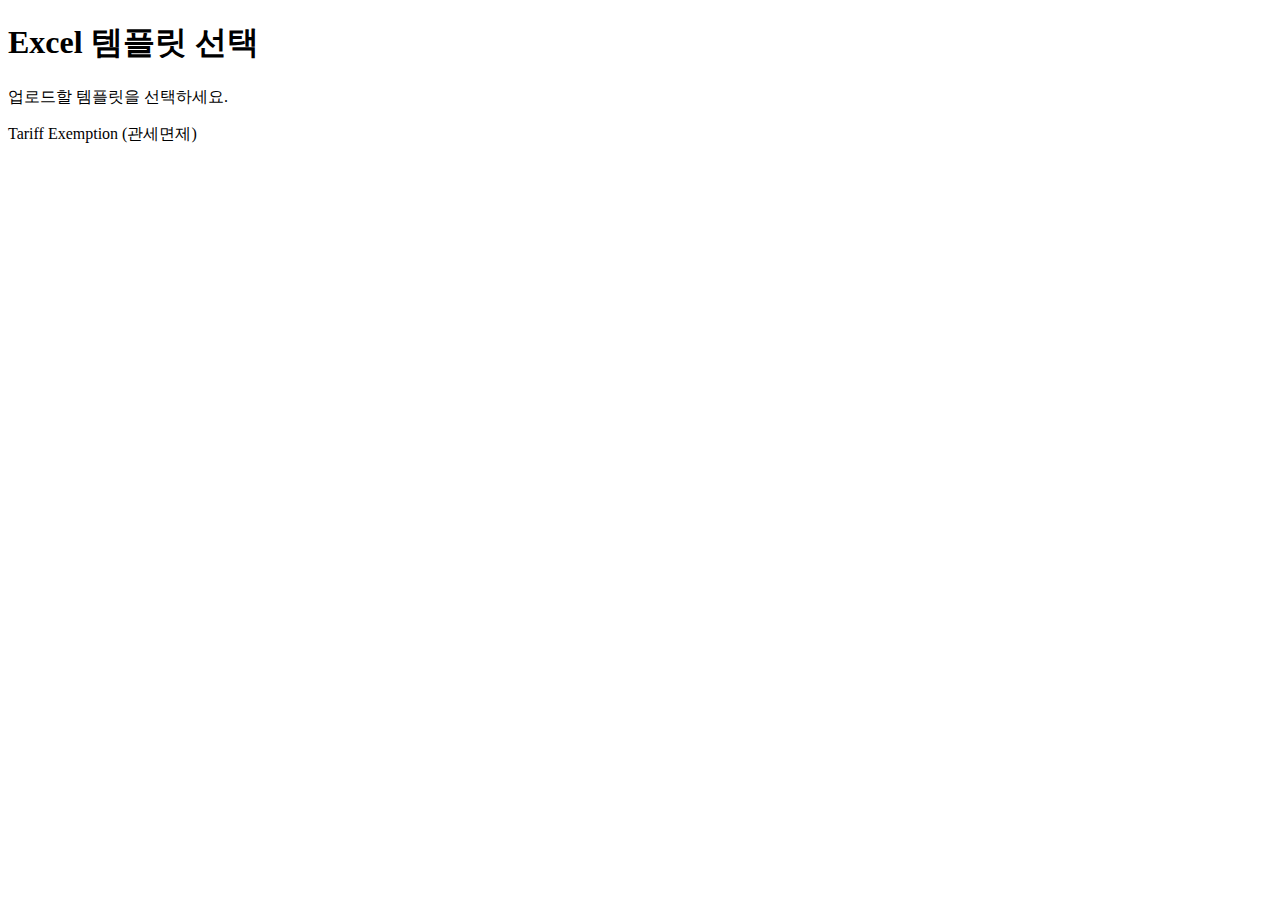
<file: src/main/resources/templates/index.html>
<!DOCTYPE html>
<html xmlns:th="http://www.thymeleaf.org">
<head>
    <meta charset="UTF-8">
    <meta name="viewport" content="width=device-width, initial-scale=1.0">
    <title>Excel Upload Templates</title>
    <link rel="stylesheet" th:href="@{/style.css}">
</head>
<body>
<div class="container">
    <h1>Excel 템플릿 선택</h1>
    <p>업로드할 템플릿을 선택하세요.</p>
    <a class="template-link" th:href="@{/upload/tariff-exemption}">Tariff Exemption (관세면제)</a>
</div>
</body>
</html>
</file>
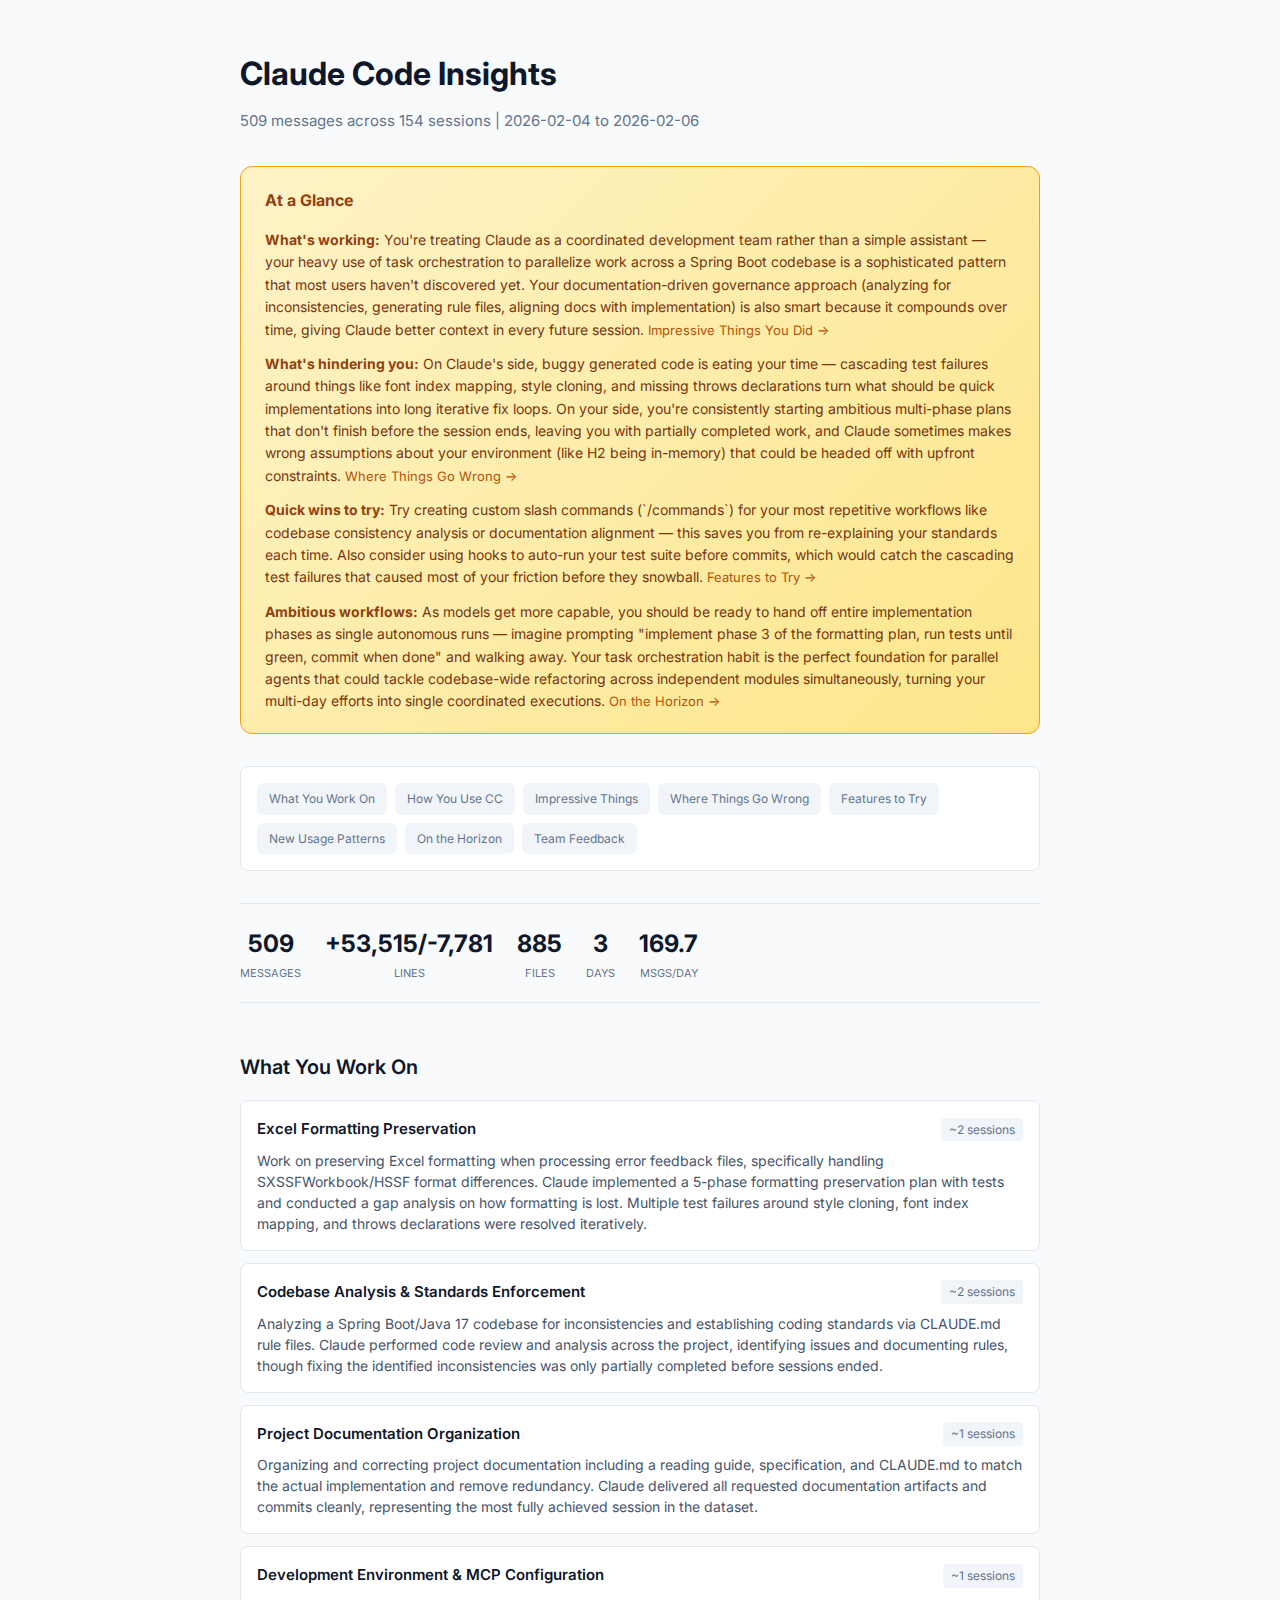
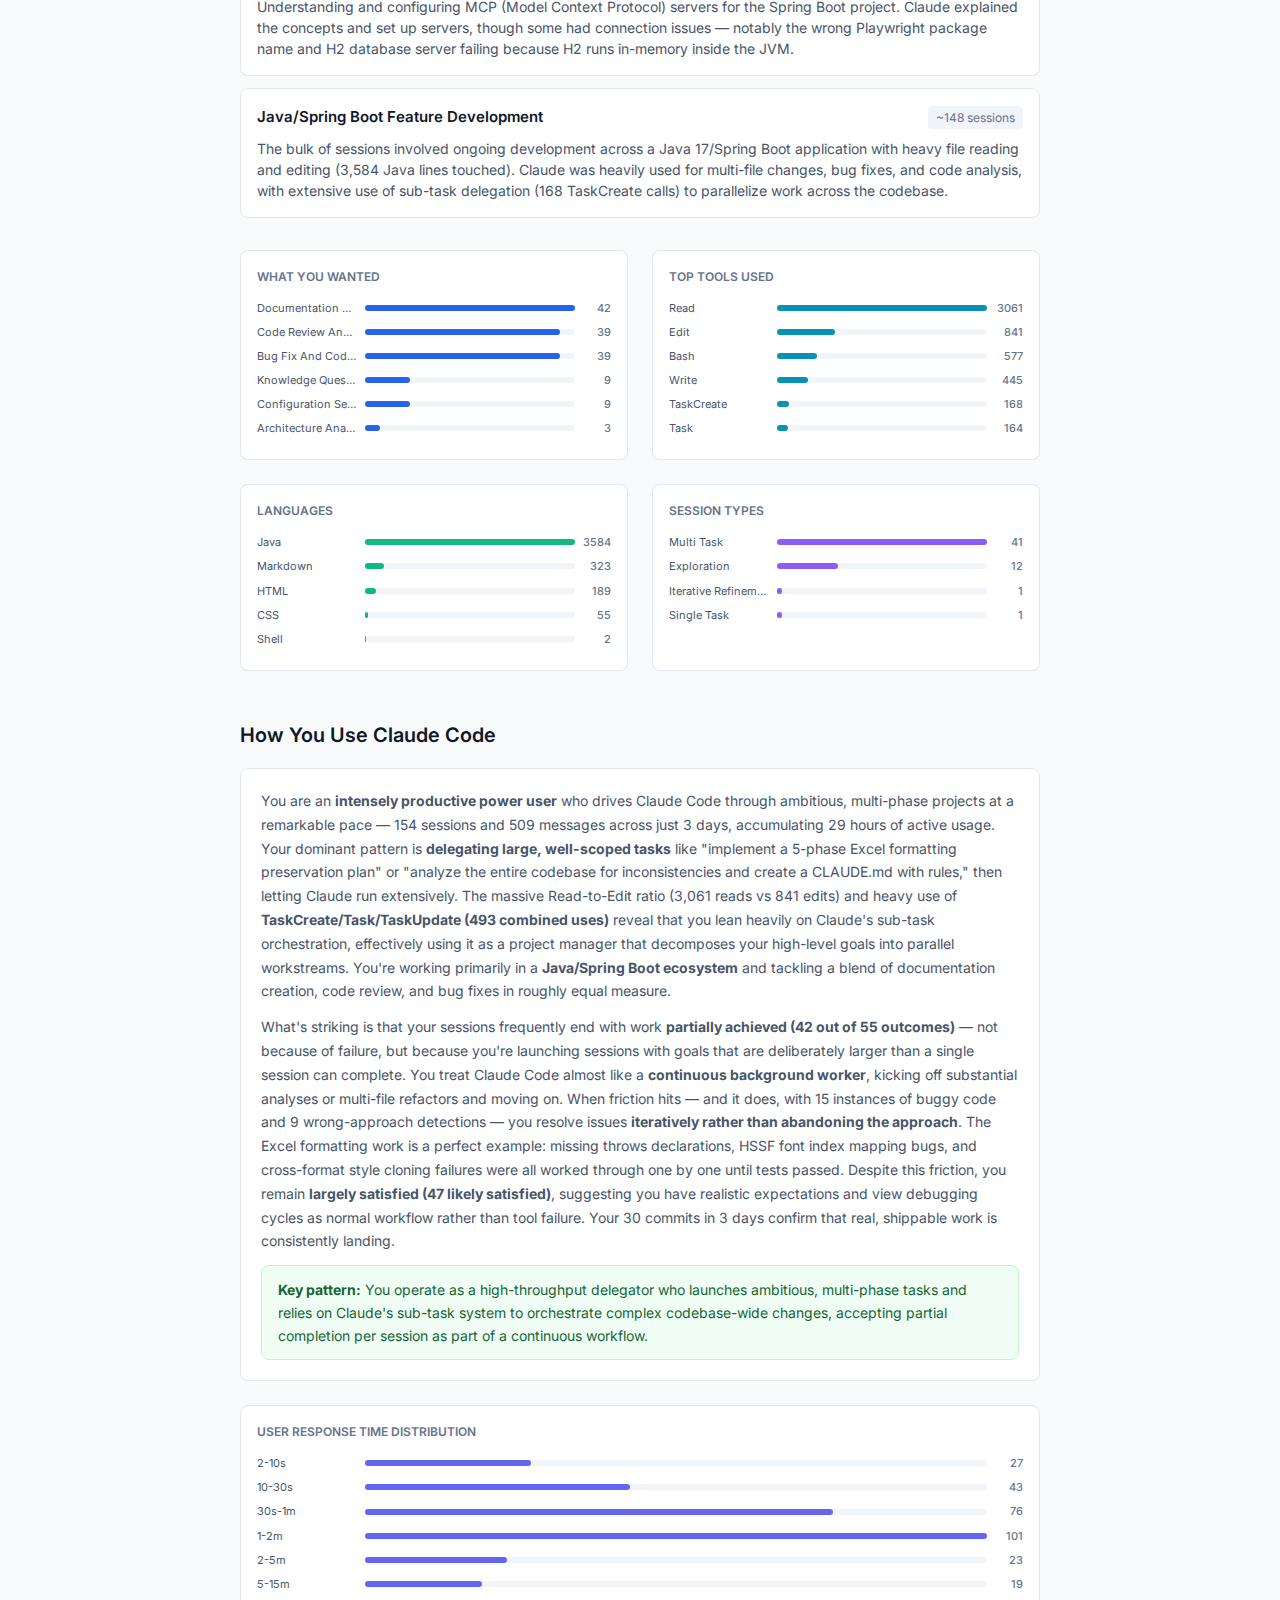
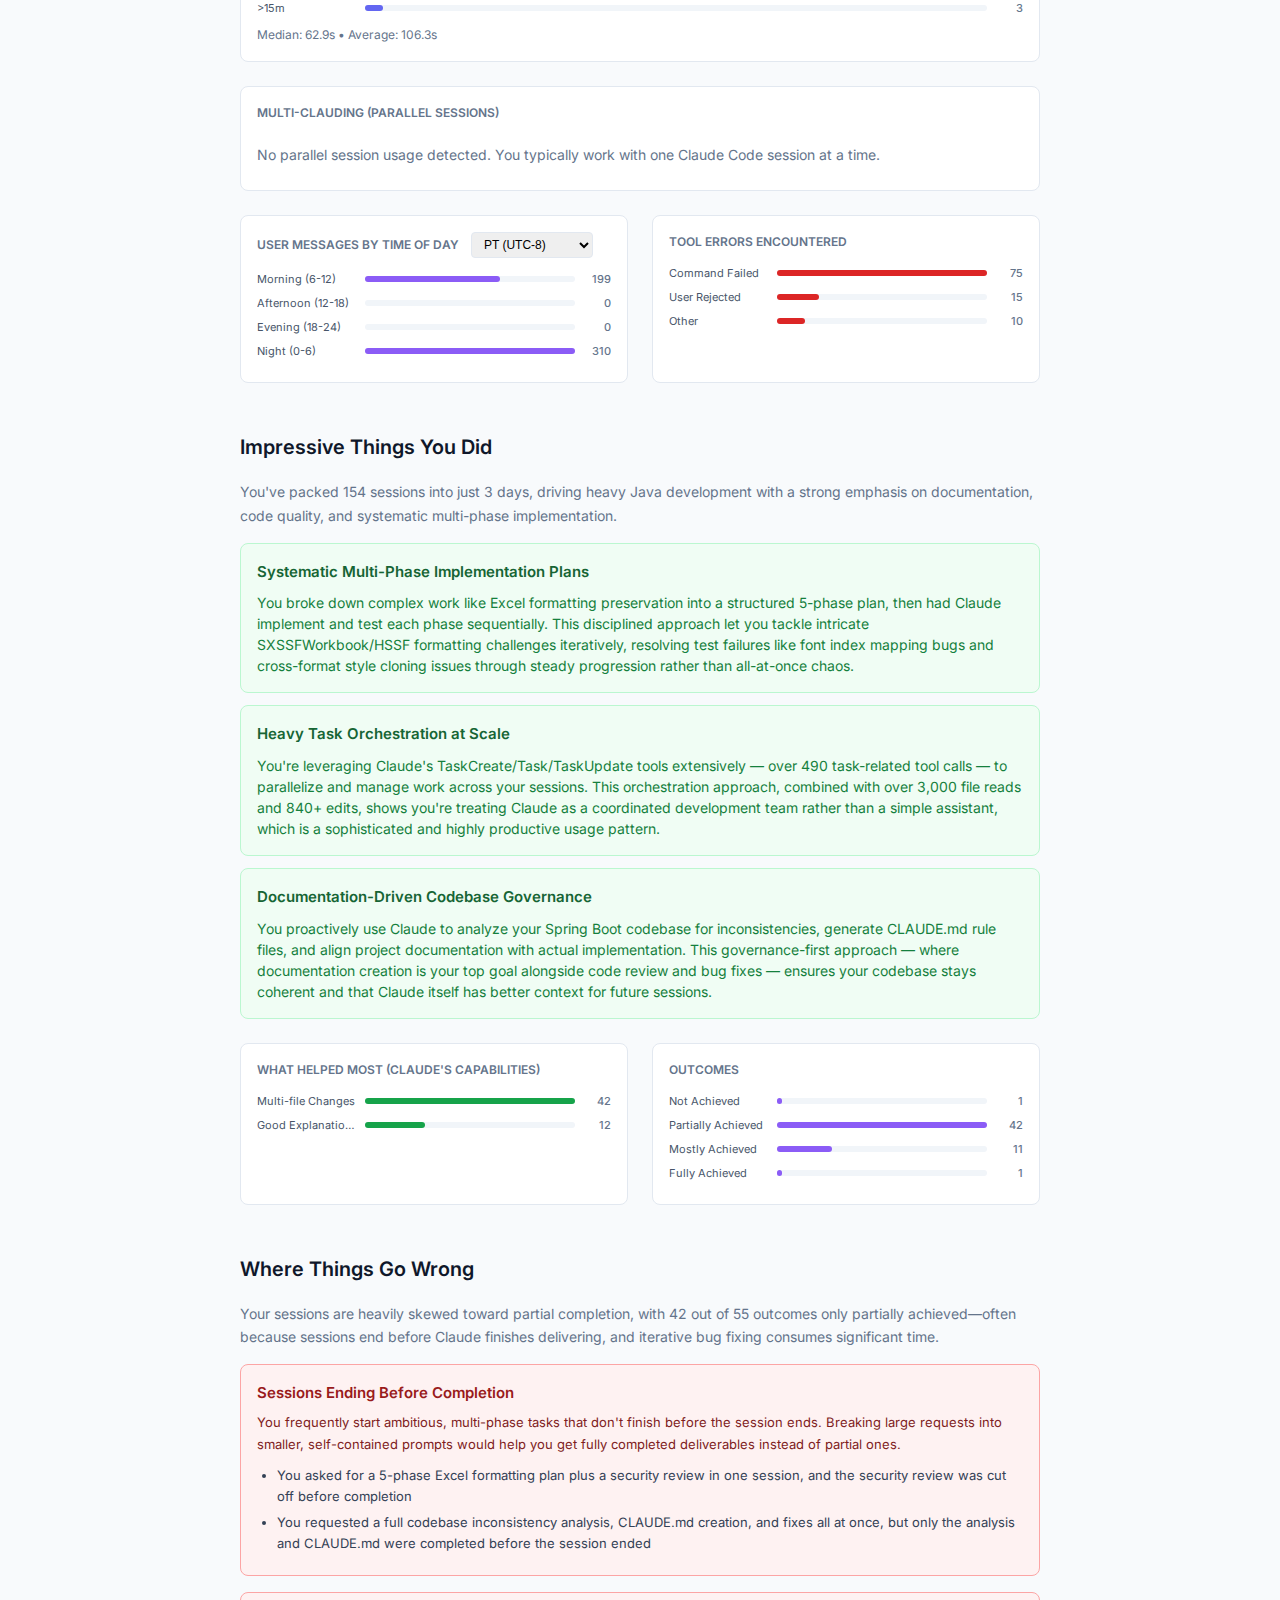
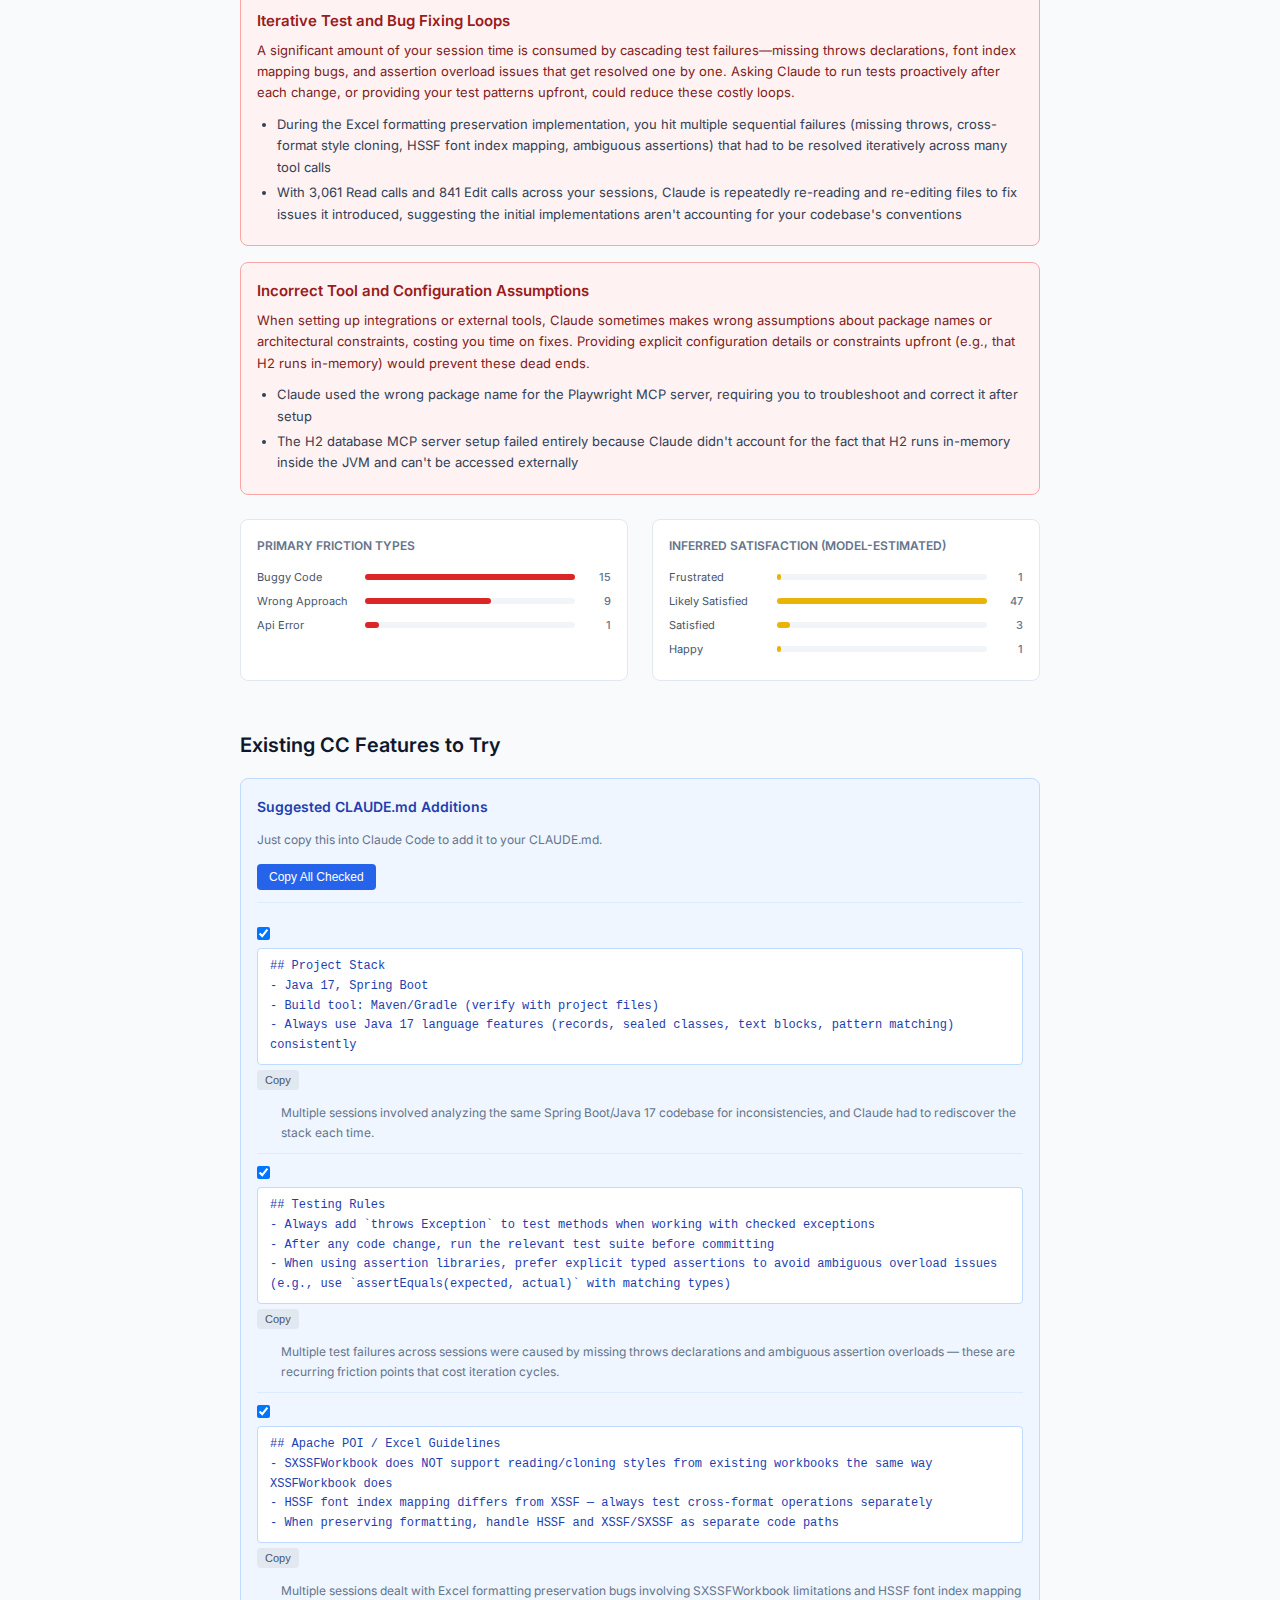
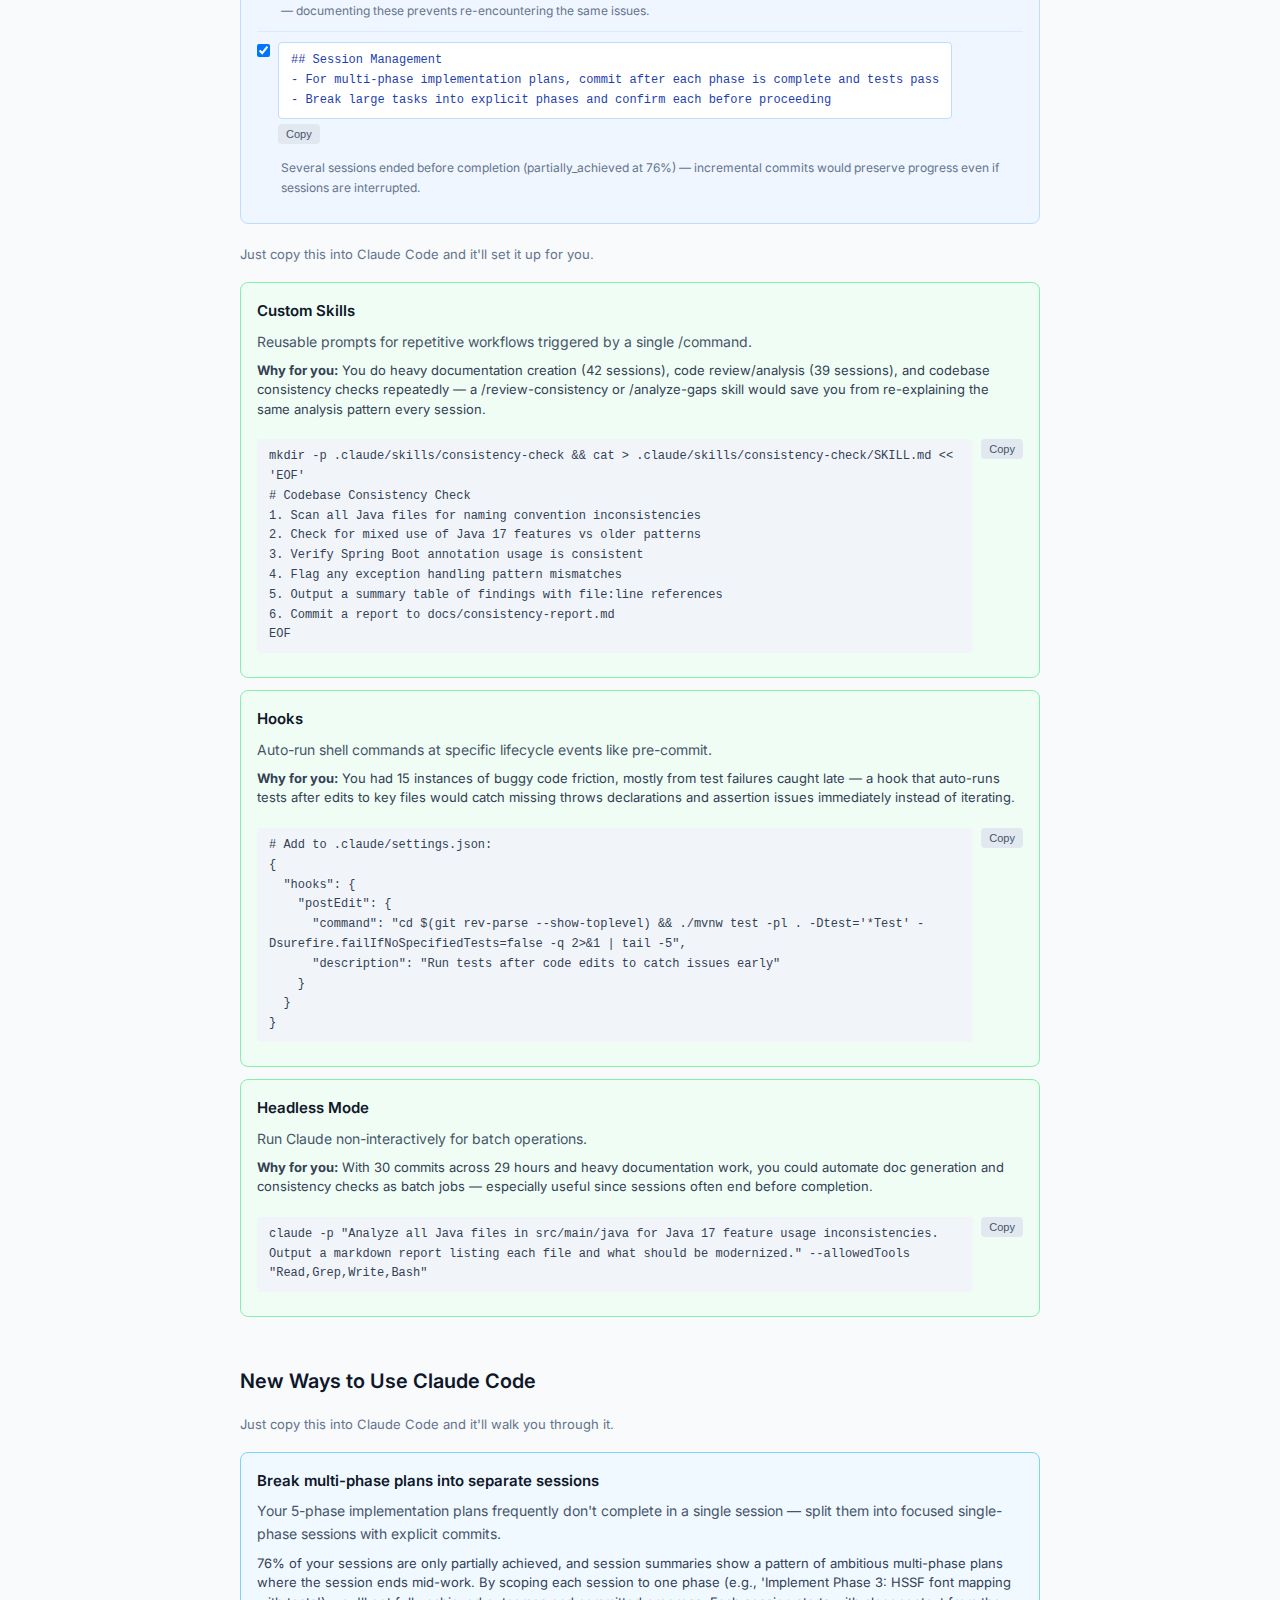
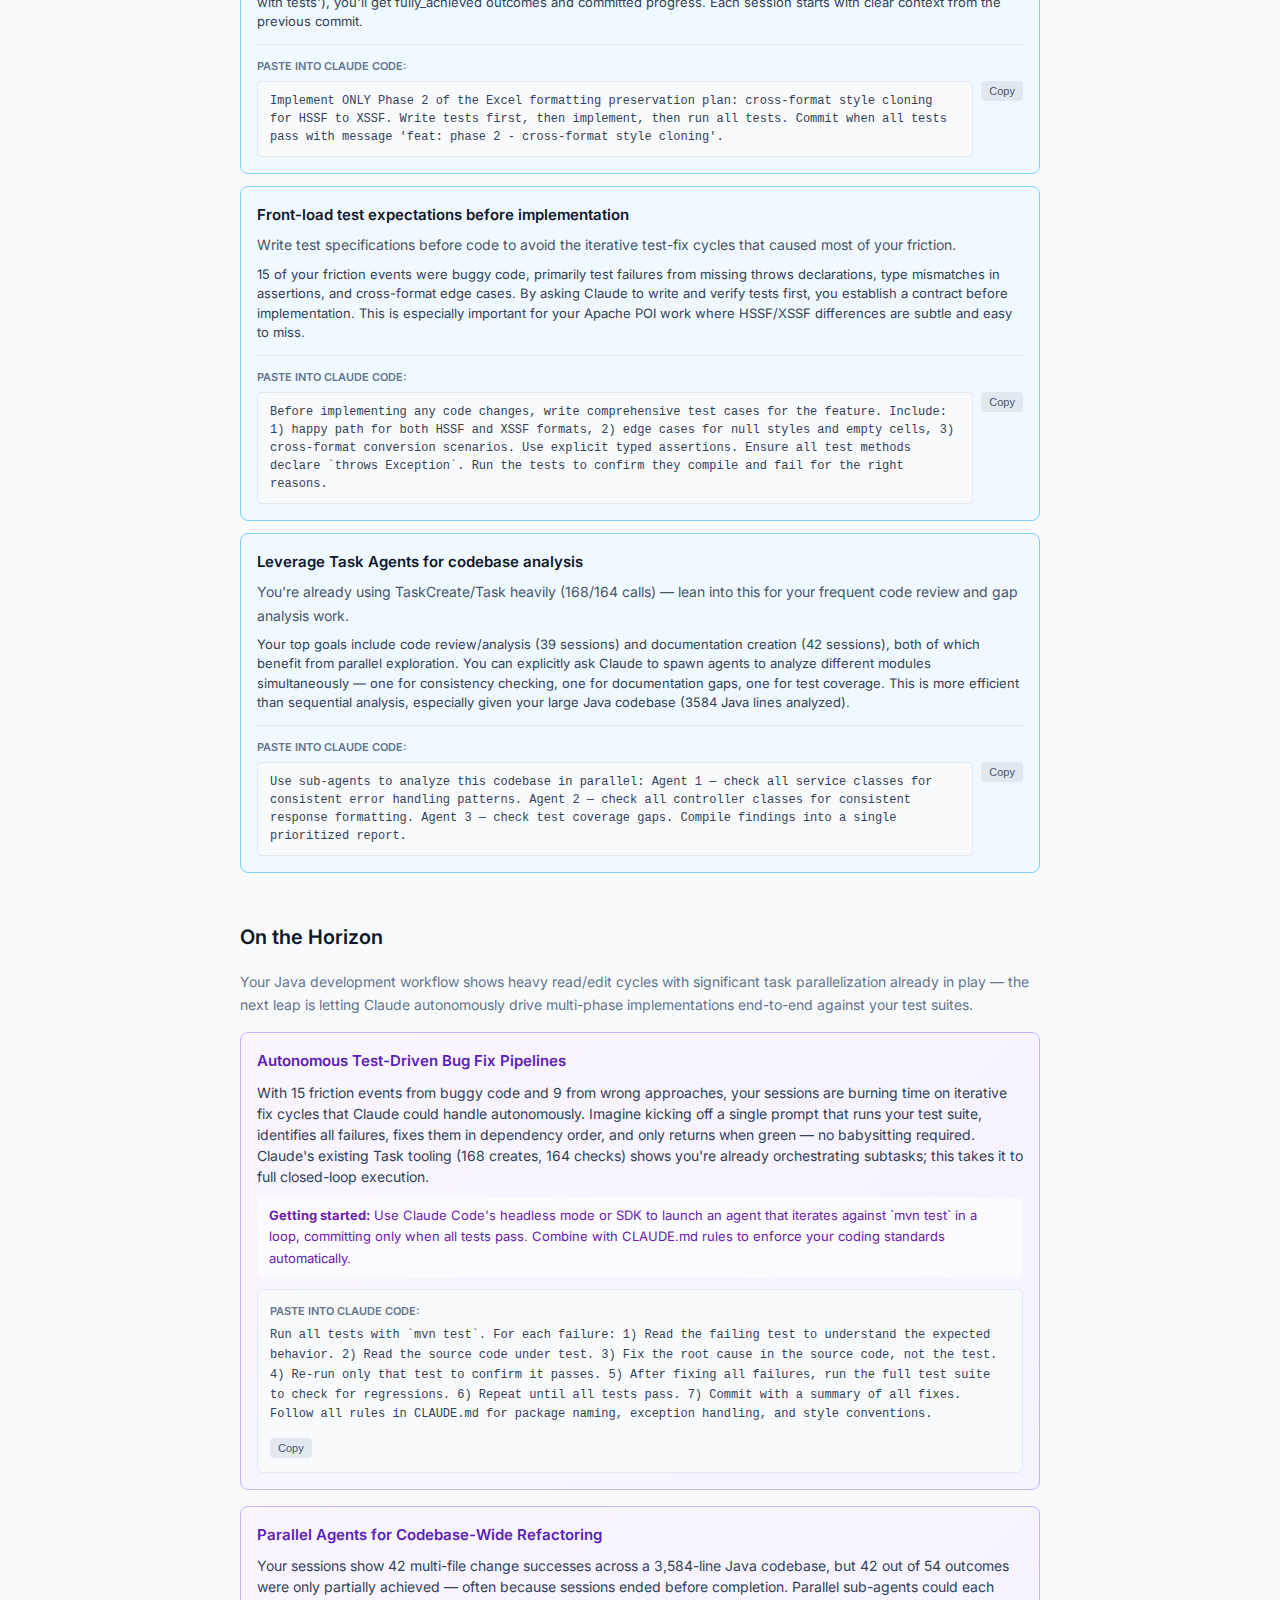
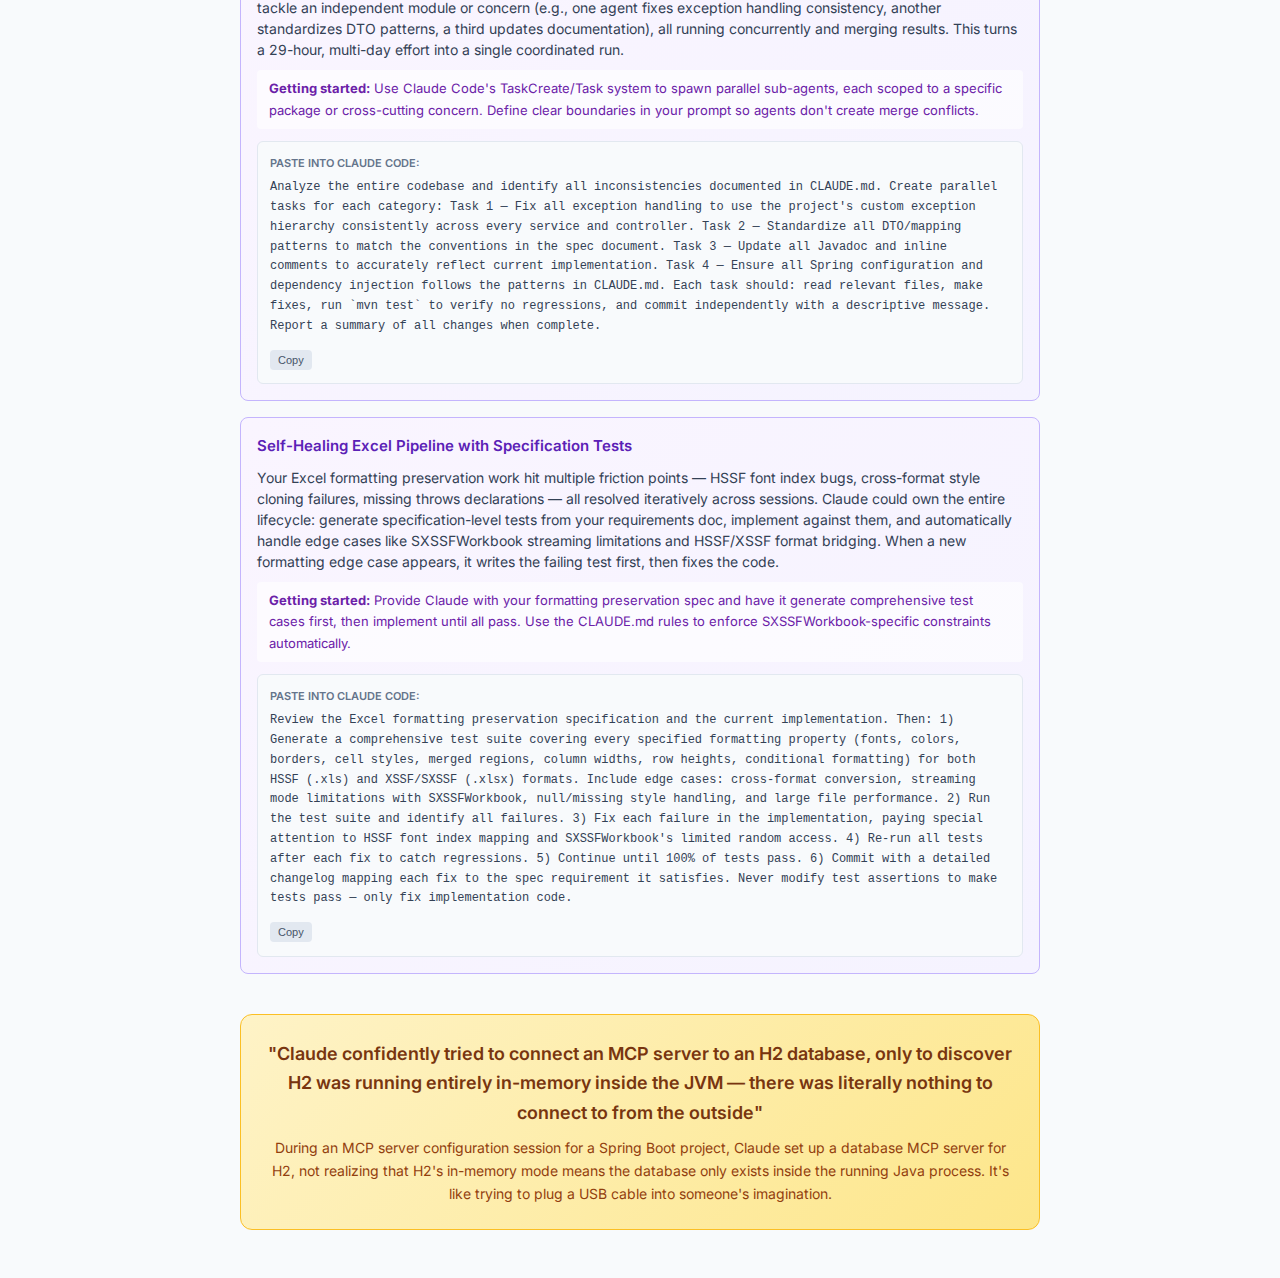
<file: insights-report.html>
<!DOCTYPE html>
<html>
<head>
  <meta charset="utf-8">
  <title>Claude Code Insights</title>
  <link href="https://fonts.googleapis.com/css2?family=Inter:wght@400;500;600;700&display=swap" rel="stylesheet">
  <style>
    * { box-sizing: border-box; margin: 0; padding: 0; }
    body { font-family: 'Inter', -apple-system, BlinkMacSystemFont, sans-serif; background: #f8fafc; color: #334155; line-height: 1.65; padding: 48px 24px; }
    .container { max-width: 800px; margin: 0 auto; }
    h1 { font-size: 32px; font-weight: 700; color: #0f172a; margin-bottom: 8px; }
    h2 { font-size: 20px; font-weight: 600; color: #0f172a; margin-top: 48px; margin-bottom: 16px; }
    .subtitle { color: #64748b; font-size: 15px; margin-bottom: 32px; }
    .nav-toc { display: flex; flex-wrap: wrap; gap: 8px; margin: 24px 0 32px 0; padding: 16px; background: white; border-radius: 8px; border: 1px solid #e2e8f0; }
    .nav-toc a { font-size: 12px; color: #64748b; text-decoration: none; padding: 6px 12px; border-radius: 6px; background: #f1f5f9; transition: all 0.15s; }
    .nav-toc a:hover { background: #e2e8f0; color: #334155; }
    .stats-row { display: flex; gap: 24px; margin-bottom: 40px; padding: 20px 0; border-top: 1px solid #e2e8f0; border-bottom: 1px solid #e2e8f0; flex-wrap: wrap; }
    .stat { text-align: center; }
    .stat-value { font-size: 24px; font-weight: 700; color: #0f172a; }
    .stat-label { font-size: 11px; color: #64748b; text-transform: uppercase; }
    .at-a-glance { background: linear-gradient(135deg, #fef3c7 0%, #fde68a 100%); border: 1px solid #f59e0b; border-radius: 12px; padding: 20px 24px; margin-bottom: 32px; }
    .glance-title { font-size: 16px; font-weight: 700; color: #92400e; margin-bottom: 16px; }
    .glance-sections { display: flex; flex-direction: column; gap: 12px; }
    .glance-section { font-size: 14px; color: #78350f; line-height: 1.6; }
    .glance-section strong { color: #92400e; }
    .see-more { color: #b45309; text-decoration: none; font-size: 13px; white-space: nowrap; }
    .see-more:hover { text-decoration: underline; }
    .project-areas { display: flex; flex-direction: column; gap: 12px; margin-bottom: 32px; }
    .project-area { background: white; border: 1px solid #e2e8f0; border-radius: 8px; padding: 16px; }
    .area-header { display: flex; justify-content: space-between; align-items: center; margin-bottom: 8px; }
    .area-name { font-weight: 600; font-size: 15px; color: #0f172a; }
    .area-count { font-size: 12px; color: #64748b; background: #f1f5f9; padding: 2px 8px; border-radius: 4px; }
    .area-desc { font-size: 14px; color: #475569; line-height: 1.5; }
    .narrative { background: white; border: 1px solid #e2e8f0; border-radius: 8px; padding: 20px; margin-bottom: 24px; }
    .narrative p { margin-bottom: 12px; font-size: 14px; color: #475569; line-height: 1.7; }
    .key-insight { background: #f0fdf4; border: 1px solid #bbf7d0; border-radius: 8px; padding: 12px 16px; margin-top: 12px; font-size: 14px; color: #166534; }
    .section-intro { font-size: 14px; color: #64748b; margin-bottom: 16px; }
    .big-wins { display: flex; flex-direction: column; gap: 12px; margin-bottom: 24px; }
    .big-win { background: #f0fdf4; border: 1px solid #bbf7d0; border-radius: 8px; padding: 16px; }
    .big-win-title { font-weight: 600; font-size: 15px; color: #166534; margin-bottom: 8px; }
    .big-win-desc { font-size: 14px; color: #15803d; line-height: 1.5; }
    .friction-categories { display: flex; flex-direction: column; gap: 16px; margin-bottom: 24px; }
    .friction-category { background: #fef2f2; border: 1px solid #fca5a5; border-radius: 8px; padding: 16px; }
    .friction-title { font-weight: 600; font-size: 15px; color: #991b1b; margin-bottom: 6px; }
    .friction-desc { font-size: 13px; color: #7f1d1d; margin-bottom: 10px; }
    .friction-examples { margin: 0 0 0 20px; font-size: 13px; color: #334155; }
    .friction-examples li { margin-bottom: 4px; }
    .claude-md-section { background: #eff6ff; border: 1px solid #bfdbfe; border-radius: 8px; padding: 16px; margin-bottom: 20px; }
    .claude-md-section h3 { font-size: 14px; font-weight: 600; color: #1e40af; margin: 0 0 12px 0; }
    .claude-md-actions { margin-bottom: 12px; padding-bottom: 12px; border-bottom: 1px solid #dbeafe; }
    .copy-all-btn { background: #2563eb; color: white; border: none; border-radius: 4px; padding: 6px 12px; font-size: 12px; cursor: pointer; font-weight: 500; transition: all 0.2s; }
    .copy-all-btn:hover { background: #1d4ed8; }
    .copy-all-btn.copied { background: #16a34a; }
    .claude-md-item { display: flex; flex-wrap: wrap; align-items: flex-start; gap: 8px; padding: 10px 0; border-bottom: 1px solid #dbeafe; }
    .claude-md-item:last-child { border-bottom: none; }
    .cmd-checkbox { margin-top: 2px; }
    .cmd-code { background: white; padding: 8px 12px; border-radius: 4px; font-size: 12px; color: #1e40af; border: 1px solid #bfdbfe; font-family: monospace; display: block; white-space: pre-wrap; word-break: break-word; flex: 1; }
    .cmd-why { font-size: 12px; color: #64748b; width: 100%; padding-left: 24px; margin-top: 4px; }
    .features-section, .patterns-section { display: flex; flex-direction: column; gap: 12px; margin: 16px 0; }
    .feature-card { background: #f0fdf4; border: 1px solid #86efac; border-radius: 8px; padding: 16px; }
    .pattern-card { background: #f0f9ff; border: 1px solid #7dd3fc; border-radius: 8px; padding: 16px; }
    .feature-title, .pattern-title { font-weight: 600; font-size: 15px; color: #0f172a; margin-bottom: 6px; }
    .feature-oneliner { font-size: 14px; color: #475569; margin-bottom: 8px; }
    .pattern-summary { font-size: 14px; color: #475569; margin-bottom: 8px; }
    .feature-why, .pattern-detail { font-size: 13px; color: #334155; line-height: 1.5; }
    .feature-examples { margin-top: 12px; }
    .feature-example { padding: 8px 0; border-top: 1px solid #d1fae5; }
    .feature-example:first-child { border-top: none; }
    .example-desc { font-size: 13px; color: #334155; margin-bottom: 6px; }
    .example-code-row { display: flex; align-items: flex-start; gap: 8px; }
    .example-code { flex: 1; background: #f1f5f9; padding: 8px 12px; border-radius: 4px; font-family: monospace; font-size: 12px; color: #334155; overflow-x: auto; white-space: pre-wrap; }
    .copyable-prompt-section { margin-top: 12px; padding-top: 12px; border-top: 1px solid #e2e8f0; }
    .copyable-prompt-row { display: flex; align-items: flex-start; gap: 8px; }
    .copyable-prompt { flex: 1; background: #f8fafc; padding: 10px 12px; border-radius: 4px; font-family: monospace; font-size: 12px; color: #334155; border: 1px solid #e2e8f0; white-space: pre-wrap; line-height: 1.5; }
    .feature-code { background: #f8fafc; padding: 12px; border-radius: 6px; margin-top: 12px; border: 1px solid #e2e8f0; display: flex; align-items: flex-start; gap: 8px; }
    .feature-code code { flex: 1; font-family: monospace; font-size: 12px; color: #334155; white-space: pre-wrap; }
    .pattern-prompt { background: #f8fafc; padding: 12px; border-radius: 6px; margin-top: 12px; border: 1px solid #e2e8f0; }
    .pattern-prompt code { font-family: monospace; font-size: 12px; color: #334155; display: block; white-space: pre-wrap; margin-bottom: 8px; }
    .prompt-label { font-size: 11px; font-weight: 600; text-transform: uppercase; color: #64748b; margin-bottom: 6px; }
    .copy-btn { background: #e2e8f0; border: none; border-radius: 4px; padding: 4px 8px; font-size: 11px; cursor: pointer; color: #475569; flex-shrink: 0; }
    .copy-btn:hover { background: #cbd5e1; }
    .charts-row { display: grid; grid-template-columns: 1fr 1fr; gap: 24px; margin: 24px 0; }
    .chart-card { background: white; border: 1px solid #e2e8f0; border-radius: 8px; padding: 16px; }
    .chart-title { font-size: 12px; font-weight: 600; color: #64748b; text-transform: uppercase; margin-bottom: 12px; }
    .bar-row { display: flex; align-items: center; margin-bottom: 6px; }
    .bar-label { width: 100px; font-size: 11px; color: #475569; flex-shrink: 0; overflow: hidden; text-overflow: ellipsis; white-space: nowrap; }
    .bar-track { flex: 1; height: 6px; background: #f1f5f9; border-radius: 3px; margin: 0 8px; }
    .bar-fill { height: 100%; border-radius: 3px; }
    .bar-value { width: 28px; font-size: 11px; font-weight: 500; color: #64748b; text-align: right; }
    .empty { color: #94a3b8; font-size: 13px; }
    .horizon-section { display: flex; flex-direction: column; gap: 16px; }
    .horizon-card { background: linear-gradient(135deg, #faf5ff 0%, #f5f3ff 100%); border: 1px solid #c4b5fd; border-radius: 8px; padding: 16px; }
    .horizon-title { font-weight: 600; font-size: 15px; color: #5b21b6; margin-bottom: 8px; }
    .horizon-possible { font-size: 14px; color: #334155; margin-bottom: 10px; line-height: 1.5; }
    .horizon-tip { font-size: 13px; color: #6b21a8; background: rgba(255,255,255,0.6); padding: 8px 12px; border-radius: 4px; }
    .feedback-header { margin-top: 48px; color: #64748b; font-size: 16px; }
    .feedback-intro { font-size: 13px; color: #94a3b8; margin-bottom: 16px; }
    .feedback-section { margin-top: 16px; }
    .feedback-section h3 { font-size: 14px; font-weight: 600; color: #475569; margin-bottom: 12px; }
    .feedback-card { background: white; border: 1px solid #e2e8f0; border-radius: 8px; padding: 16px; margin-bottom: 12px; }
    .feedback-card.team-card { background: #eff6ff; border-color: #bfdbfe; }
    .feedback-card.model-card { background: #faf5ff; border-color: #e9d5ff; }
    .feedback-title { font-weight: 600; font-size: 14px; color: #0f172a; margin-bottom: 6px; }
    .feedback-detail { font-size: 13px; color: #475569; line-height: 1.5; }
    .feedback-evidence { font-size: 12px; color: #64748b; margin-top: 8px; }
    .fun-ending { background: linear-gradient(135deg, #fef3c7 0%, #fde68a 100%); border: 1px solid #fbbf24; border-radius: 12px; padding: 24px; margin-top: 40px; text-align: center; }
    .fun-headline { font-size: 18px; font-weight: 600; color: #78350f; margin-bottom: 8px; }
    .fun-detail { font-size: 14px; color: #92400e; }
    .collapsible-section { margin-top: 16px; }
    .collapsible-header { display: flex; align-items: center; gap: 8px; cursor: pointer; padding: 12px 0; border-bottom: 1px solid #e2e8f0; }
    .collapsible-header h3 { margin: 0; font-size: 14px; font-weight: 600; color: #475569; }
    .collapsible-arrow { font-size: 12px; color: #94a3b8; transition: transform 0.2s; }
    .collapsible-content { display: none; padding-top: 16px; }
    .collapsible-content.open { display: block; }
    .collapsible-header.open .collapsible-arrow { transform: rotate(90deg); }
    @media (max-width: 640px) { .charts-row { grid-template-columns: 1fr; } .stats-row { justify-content: center; } }
  </style>
</head>
<body>
  <div class="container">
    <h1>Claude Code Insights</h1>
    <p class="subtitle">509 messages across 154 sessions | 2026-02-04 to 2026-02-06</p>

    
    <div class="at-a-glance">
      <div class="glance-title">At a Glance</div>
      <div class="glance-sections">
        <div class="glance-section"><strong>What's working:</strong> You're treating Claude as a coordinated development team rather than a simple assistant — your heavy use of task orchestration to parallelize work across a Spring Boot codebase is a sophisticated pattern that most users haven't discovered yet. Your documentation-driven governance approach (analyzing for inconsistencies, generating rule files, aligning docs with implementation) is also smart because it compounds over time, giving Claude better context in every future session. <a href="#section-wins" class="see-more">Impressive Things You Did →</a></div>
        <div class="glance-section"><strong>What's hindering you:</strong> On Claude's side, buggy generated code is eating your time — cascading test failures around things like font index mapping, style cloning, and missing throws declarations turn what should be quick implementations into long iterative fix loops. On your side, you're consistently starting ambitious multi-phase plans that don't finish before the session ends, leaving you with partially completed work, and Claude sometimes makes wrong assumptions about your environment (like H2 being in-memory) that could be headed off with upfront constraints. <a href="#section-friction" class="see-more">Where Things Go Wrong →</a></div>
        <div class="glance-section"><strong>Quick wins to try:</strong> Try creating custom slash commands (`/commands`) for your most repetitive workflows like codebase consistency analysis or documentation alignment — this saves you from re-explaining your standards each time. Also consider using hooks to auto-run your test suite before commits, which would catch the cascading test failures that caused most of your friction before they snowball. <a href="#section-features" class="see-more">Features to Try →</a></div>
        <div class="glance-section"><strong>Ambitious workflows:</strong> As models get more capable, you should be ready to hand off entire implementation phases as single autonomous runs — imagine prompting &quot;implement phase 3 of the formatting plan, run tests until green, commit when done&quot; and walking away. Your task orchestration habit is the perfect foundation for parallel agents that could tackle codebase-wide refactoring across independent modules simultaneously, turning your multi-day efforts into single coordinated executions. <a href="#section-horizon" class="see-more">On the Horizon →</a></div>
      </div>
    </div>
    

    <nav class="nav-toc">
      <a href="#section-work">What You Work On</a>
      <a href="#section-usage">How You Use CC</a>
      <a href="#section-wins">Impressive Things</a>
      <a href="#section-friction">Where Things Go Wrong</a>
      <a href="#section-features">Features to Try</a>
      <a href="#section-patterns">New Usage Patterns</a>
      <a href="#section-horizon">On the Horizon</a>
      <a href="#section-feedback">Team Feedback</a>
    </nav>

    <div class="stats-row">
      <div class="stat"><div class="stat-value">509</div><div class="stat-label">Messages</div></div>
      <div class="stat"><div class="stat-value">+53,515/-7,781</div><div class="stat-label">Lines</div></div>
      <div class="stat"><div class="stat-value">885</div><div class="stat-label">Files</div></div>
      <div class="stat"><div class="stat-value">3</div><div class="stat-label">Days</div></div>
      <div class="stat"><div class="stat-value">169.7</div><div class="stat-label">Msgs/Day</div></div>
    </div>

    
    <h2 id="section-work">What You Work On</h2>
    <div class="project-areas">
      
        <div class="project-area">
          <div class="area-header">
            <span class="area-name">Excel Formatting Preservation</span>
            <span class="area-count">~2 sessions</span>
          </div>
          <div class="area-desc">Work on preserving Excel formatting when processing error feedback files, specifically handling SXSSFWorkbook/HSSF format differences. Claude implemented a 5-phase formatting preservation plan with tests and conducted a gap analysis on how formatting is lost. Multiple test failures around style cloning, font index mapping, and throws declarations were resolved iteratively.</div>
        </div>
      
        <div class="project-area">
          <div class="area-header">
            <span class="area-name">Codebase Analysis &amp; Standards Enforcement</span>
            <span class="area-count">~2 sessions</span>
          </div>
          <div class="area-desc">Analyzing a Spring Boot/Java 17 codebase for inconsistencies and establishing coding standards via CLAUDE.md rule files. Claude performed code review and analysis across the project, identifying issues and documenting rules, though fixing the identified inconsistencies was only partially completed before sessions ended.</div>
        </div>
      
        <div class="project-area">
          <div class="area-header">
            <span class="area-name">Project Documentation Organization</span>
            <span class="area-count">~1 sessions</span>
          </div>
          <div class="area-desc">Organizing and correcting project documentation including a reading guide, specification, and CLAUDE.md to match the actual implementation and remove redundancy. Claude delivered all requested documentation artifacts and commits cleanly, representing the most fully achieved session in the dataset.</div>
        </div>
      
        <div class="project-area">
          <div class="area-header">
            <span class="area-name">Development Environment &amp; MCP Configuration</span>
            <span class="area-count">~1 sessions</span>
          </div>
          <div class="area-desc">Understanding and configuring MCP (Model Context Protocol) servers for the Spring Boot project. Claude explained the concepts and set up servers, though some had connection issues — notably the wrong Playwright package name and H2 database server failing because H2 runs in-memory inside the JVM.</div>
        </div>
      
        <div class="project-area">
          <div class="area-header">
            <span class="area-name">Java/Spring Boot Feature Development</span>
            <span class="area-count">~148 sessions</span>
          </div>
          <div class="area-desc">The bulk of sessions involved ongoing development across a Java 17/Spring Boot application with heavy file reading and editing (3,584 Java lines touched). Claude was heavily used for multi-file changes, bug fixes, and code analysis, with extensive use of sub-task delegation (168 TaskCreate calls) to parallelize work across the codebase.</div>
        </div>
      
    </div>
    

    <div class="charts-row">
      <div class="chart-card">
        <div class="chart-title">What You Wanted</div>
        <div class="bar-row">
        <div class="bar-label">Documentation Creation</div>
        <div class="bar-track"><div class="bar-fill" style="width:100%;background:#2563eb"></div></div>
        <div class="bar-value">42</div>
      </div>
<div class="bar-row">
        <div class="bar-label">Code Review And Analysis</div>
        <div class="bar-track"><div class="bar-fill" style="width:92.85714285714286%;background:#2563eb"></div></div>
        <div class="bar-value">39</div>
      </div>
<div class="bar-row">
        <div class="bar-label">Bug Fix And Code Changes</div>
        <div class="bar-track"><div class="bar-fill" style="width:92.85714285714286%;background:#2563eb"></div></div>
        <div class="bar-value">39</div>
      </div>
<div class="bar-row">
        <div class="bar-label">Knowledge Question</div>
        <div class="bar-track"><div class="bar-fill" style="width:21.428571428571427%;background:#2563eb"></div></div>
        <div class="bar-value">9</div>
      </div>
<div class="bar-row">
        <div class="bar-label">Configuration Setup</div>
        <div class="bar-track"><div class="bar-fill" style="width:21.428571428571427%;background:#2563eb"></div></div>
        <div class="bar-value">9</div>
      </div>
<div class="bar-row">
        <div class="bar-label">Architecture Analysis</div>
        <div class="bar-track"><div class="bar-fill" style="width:7.142857142857142%;background:#2563eb"></div></div>
        <div class="bar-value">3</div>
      </div>
      </div>
      <div class="chart-card">
        <div class="chart-title">Top Tools Used</div>
        <div class="bar-row">
        <div class="bar-label">Read</div>
        <div class="bar-track"><div class="bar-fill" style="width:100%;background:#0891b2"></div></div>
        <div class="bar-value">3061</div>
      </div>
<div class="bar-row">
        <div class="bar-label">Edit</div>
        <div class="bar-track"><div class="bar-fill" style="width:27.47468147664162%;background:#0891b2"></div></div>
        <div class="bar-value">841</div>
      </div>
<div class="bar-row">
        <div class="bar-label">Bash</div>
        <div class="bar-track"><div class="bar-fill" style="width:18.850049003593597%;background:#0891b2"></div></div>
        <div class="bar-value">577</div>
      </div>
<div class="bar-row">
        <div class="bar-label">Write</div>
        <div class="bar-track"><div class="bar-fill" style="width:14.537732767069587%;background:#0891b2"></div></div>
        <div class="bar-value">445</div>
      </div>
<div class="bar-row">
        <div class="bar-label">TaskCreate</div>
        <div class="bar-track"><div class="bar-fill" style="width:5.488402482848742%;background:#0891b2"></div></div>
        <div class="bar-value">168</div>
      </div>
<div class="bar-row">
        <div class="bar-label">Task</div>
        <div class="bar-track"><div class="bar-fill" style="width:5.357726233257106%;background:#0891b2"></div></div>
        <div class="bar-value">164</div>
      </div>
      </div>
    </div>

    <div class="charts-row">
      <div class="chart-card">
        <div class="chart-title">Languages</div>
        <div class="bar-row">
        <div class="bar-label">Java</div>
        <div class="bar-track"><div class="bar-fill" style="width:100%;background:#10b981"></div></div>
        <div class="bar-value">3584</div>
      </div>
<div class="bar-row">
        <div class="bar-label">Markdown</div>
        <div class="bar-track"><div class="bar-fill" style="width:9.012276785714286%;background:#10b981"></div></div>
        <div class="bar-value">323</div>
      </div>
<div class="bar-row">
        <div class="bar-label">HTML</div>
        <div class="bar-track"><div class="bar-fill" style="width:5.2734375%;background:#10b981"></div></div>
        <div class="bar-value">189</div>
      </div>
<div class="bar-row">
        <div class="bar-label">CSS</div>
        <div class="bar-track"><div class="bar-fill" style="width:1.5345982142857142%;background:#10b981"></div></div>
        <div class="bar-value">55</div>
      </div>
<div class="bar-row">
        <div class="bar-label">Shell</div>
        <div class="bar-track"><div class="bar-fill" style="width:0.055803571428571425%;background:#10b981"></div></div>
        <div class="bar-value">2</div>
      </div>
      </div>
      <div class="chart-card">
        <div class="chart-title">Session Types</div>
        <div class="bar-row">
        <div class="bar-label">Multi Task</div>
        <div class="bar-track"><div class="bar-fill" style="width:100%;background:#8b5cf6"></div></div>
        <div class="bar-value">41</div>
      </div>
<div class="bar-row">
        <div class="bar-label">Exploration</div>
        <div class="bar-track"><div class="bar-fill" style="width:29.268292682926827%;background:#8b5cf6"></div></div>
        <div class="bar-value">12</div>
      </div>
<div class="bar-row">
        <div class="bar-label">Iterative Refinement</div>
        <div class="bar-track"><div class="bar-fill" style="width:2.4390243902439024%;background:#8b5cf6"></div></div>
        <div class="bar-value">1</div>
      </div>
<div class="bar-row">
        <div class="bar-label">Single Task</div>
        <div class="bar-track"><div class="bar-fill" style="width:2.4390243902439024%;background:#8b5cf6"></div></div>
        <div class="bar-value">1</div>
      </div>
      </div>
    </div>

    
    <h2 id="section-usage">How You Use Claude Code</h2>
    <div class="narrative">
      <p>You are an <strong>intensely productive power user</strong> who drives Claude Code through ambitious, multi-phase projects at a remarkable pace — 154 sessions and 509 messages across just 3 days, accumulating 29 hours of active usage. Your dominant pattern is <strong>delegating large, well-scoped tasks</strong> like &quot;implement a 5-phase Excel formatting preservation plan&quot; or &quot;analyze the entire codebase for inconsistencies and create a CLAUDE.md with rules,&quot; then letting Claude run extensively. The massive Read-to-Edit ratio (3,061 reads vs 841 edits) and heavy use of <strong>TaskCreate/Task/TaskUpdate (493 combined uses)</strong> reveal that you lean heavily on Claude's sub-task orchestration, effectively using it as a project manager that decomposes your high-level goals into parallel workstreams. You're working primarily in a <strong>Java/Spring Boot ecosystem</strong> and tackling a blend of documentation creation, code review, and bug fixes in roughly equal measure.</p>
<p>What's striking is that your sessions frequently end with work <strong>partially achieved (42 out of 55 outcomes)</strong> — not because of failure, but because you're launching sessions with goals that are deliberately larger than a single session can complete. You treat Claude Code almost like a <strong>continuous background worker</strong>, kicking off substantial analyses or multi-file refactors and moving on. When friction hits — and it does, with 15 instances of buggy code and 9 wrong-approach detections — you resolve issues <strong>iteratively rather than abandoning the approach</strong>. The Excel formatting work is a perfect example: missing throws declarations, HSSF font index mapping bugs, and cross-format style cloning failures were all worked through one by one until tests passed. Despite this friction, you remain <strong>largely satisfied (47 likely satisfied)</strong>, suggesting you have realistic expectations and view debugging cycles as normal workflow rather than tool failure. Your 30 commits in 3 days confirm that real, shippable work is consistently landing.</p>
      <div class="key-insight"><strong>Key pattern:</strong> You operate as a high-throughput delegator who launches ambitious, multi-phase tasks and relies on Claude's sub-task system to orchestrate complex codebase-wide changes, accepting partial completion per session as part of a continuous workflow.</div>
    </div>
    

    <!-- Response Time Distribution -->
    <div class="chart-card" style="margin: 24px 0;">
      <div class="chart-title">User Response Time Distribution</div>
      <div class="bar-row">
        <div class="bar-label">2-10s</div>
        <div class="bar-track"><div class="bar-fill" style="width:26.732673267326735%;background:#6366f1"></div></div>
        <div class="bar-value">27</div>
      </div>
<div class="bar-row">
        <div class="bar-label">10-30s</div>
        <div class="bar-track"><div class="bar-fill" style="width:42.57425742574257%;background:#6366f1"></div></div>
        <div class="bar-value">43</div>
      </div>
<div class="bar-row">
        <div class="bar-label">30s-1m</div>
        <div class="bar-track"><div class="bar-fill" style="width:75.24752475247524%;background:#6366f1"></div></div>
        <div class="bar-value">76</div>
      </div>
<div class="bar-row">
        <div class="bar-label">1-2m</div>
        <div class="bar-track"><div class="bar-fill" style="width:100%;background:#6366f1"></div></div>
        <div class="bar-value">101</div>
      </div>
<div class="bar-row">
        <div class="bar-label">2-5m</div>
        <div class="bar-track"><div class="bar-fill" style="width:22.772277227722775%;background:#6366f1"></div></div>
        <div class="bar-value">23</div>
      </div>
<div class="bar-row">
        <div class="bar-label">5-15m</div>
        <div class="bar-track"><div class="bar-fill" style="width:18.81188118811881%;background:#6366f1"></div></div>
        <div class="bar-value">19</div>
      </div>
<div class="bar-row">
        <div class="bar-label">>15m</div>
        <div class="bar-track"><div class="bar-fill" style="width:2.9702970297029703%;background:#6366f1"></div></div>
        <div class="bar-value">3</div>
      </div>
      <div style="font-size: 12px; color: #64748b; margin-top: 8px;">
        Median: 62.9s &bull; Average: 106.3s
      </div>
    </div>

    <!-- Multi-clauding Section (matching Python reference) -->
    <div class="chart-card" style="margin: 24px 0;">
      <div class="chart-title">Multi-Clauding (Parallel Sessions)</div>
      
        <p style="font-size: 14px; color: #64748b; padding: 8px 0;">
          No parallel session usage detected. You typically work with one Claude Code session at a time.
        </p>
      
    </div>

    <!-- Time of Day & Tool Errors -->
    <div class="charts-row">
      <div class="chart-card">
        <div class="chart-title" style="display: flex; align-items: center; gap: 12px;">
          User Messages by Time of Day
          <select id="timezone-select" style="font-size: 12px; padding: 4px 8px; border-radius: 4px; border: 1px solid #e2e8f0;">
            <option value="0">PT (UTC-8)</option>
            <option value="3">ET (UTC-5)</option>
            <option value="8">London (UTC)</option>
            <option value="9">CET (UTC+1)</option>
            <option value="17">Tokyo (UTC+9)</option>
            <option value="custom">Custom offset...</option>
          </select>
          <input type="number" id="custom-offset" placeholder="UTC offset" style="display: none; width: 80px; font-size: 12px; padding: 4px; border-radius: 4px; border: 1px solid #e2e8f0;">
        </div>
        <div id="hour-histogram">
      <div class="bar-row">
        <div class="bar-label">Morning (6-12)</div>
        <div class="bar-track"><div class="bar-fill" style="width:64.19354838709678%;background:#8b5cf6"></div></div>
        <div class="bar-value">199</div>
      </div>

      <div class="bar-row">
        <div class="bar-label">Afternoon (12-18)</div>
        <div class="bar-track"><div class="bar-fill" style="width:0%;background:#8b5cf6"></div></div>
        <div class="bar-value">0</div>
      </div>

      <div class="bar-row">
        <div class="bar-label">Evening (18-24)</div>
        <div class="bar-track"><div class="bar-fill" style="width:0%;background:#8b5cf6"></div></div>
        <div class="bar-value">0</div>
      </div>

      <div class="bar-row">
        <div class="bar-label">Night (0-6)</div>
        <div class="bar-track"><div class="bar-fill" style="width:100%;background:#8b5cf6"></div></div>
        <div class="bar-value">310</div>
      </div></div>
      </div>
      <div class="chart-card">
        <div class="chart-title">Tool Errors Encountered</div>
        <div class="bar-row">
        <div class="bar-label">Command Failed</div>
        <div class="bar-track"><div class="bar-fill" style="width:100%;background:#dc2626"></div></div>
        <div class="bar-value">75</div>
      </div>
<div class="bar-row">
        <div class="bar-label">User Rejected</div>
        <div class="bar-track"><div class="bar-fill" style="width:20%;background:#dc2626"></div></div>
        <div class="bar-value">15</div>
      </div>
<div class="bar-row">
        <div class="bar-label">Other</div>
        <div class="bar-track"><div class="bar-fill" style="width:13.333333333333334%;background:#dc2626"></div></div>
        <div class="bar-value">10</div>
      </div>
      </div>
    </div>

    
    <h2 id="section-wins">Impressive Things You Did</h2>
    <p class="section-intro">You've packed 154 sessions into just 3 days, driving heavy Java development with a strong emphasis on documentation, code quality, and systematic multi-phase implementation.</p>
    <div class="big-wins">
      
        <div class="big-win">
          <div class="big-win-title">Systematic Multi-Phase Implementation Plans</div>
          <div class="big-win-desc">You broke down complex work like Excel formatting preservation into a structured 5-phase plan, then had Claude implement and test each phase sequentially. This disciplined approach let you tackle intricate SXSSFWorkbook/HSSF formatting challenges iteratively, resolving test failures like font index mapping bugs and cross-format style cloning issues through steady progression rather than all-at-once chaos.</div>
        </div>
      
        <div class="big-win">
          <div class="big-win-title">Heavy Task Orchestration at Scale</div>
          <div class="big-win-desc">You're leveraging Claude's TaskCreate/Task/TaskUpdate tools extensively — over 490 task-related tool calls — to parallelize and manage work across your sessions. This orchestration approach, combined with over 3,000 file reads and 840+ edits, shows you're treating Claude as a coordinated development team rather than a simple assistant, which is a sophisticated and highly productive usage pattern.</div>
        </div>
      
        <div class="big-win">
          <div class="big-win-title">Documentation-Driven Codebase Governance</div>
          <div class="big-win-desc">You proactively use Claude to analyze your Spring Boot codebase for inconsistencies, generate CLAUDE.md rule files, and align project documentation with actual implementation. This governance-first approach — where documentation creation is your top goal alongside code review and bug fixes — ensures your codebase stays coherent and that Claude itself has better context for future sessions.</div>
        </div>
      
    </div>
    

    <div class="charts-row">
      <div class="chart-card">
        <div class="chart-title">What Helped Most (Claude's Capabilities)</div>
        <div class="bar-row">
        <div class="bar-label">Multi-file Changes</div>
        <div class="bar-track"><div class="bar-fill" style="width:100%;background:#16a34a"></div></div>
        <div class="bar-value">42</div>
      </div>
<div class="bar-row">
        <div class="bar-label">Good Explanations</div>
        <div class="bar-track"><div class="bar-fill" style="width:28.57142857142857%;background:#16a34a"></div></div>
        <div class="bar-value">12</div>
      </div>
      </div>
      <div class="chart-card">
        <div class="chart-title">Outcomes</div>
        <div class="bar-row">
        <div class="bar-label">Not Achieved</div>
        <div class="bar-track"><div class="bar-fill" style="width:2.380952380952381%;background:#8b5cf6"></div></div>
        <div class="bar-value">1</div>
      </div>
<div class="bar-row">
        <div class="bar-label">Partially Achieved</div>
        <div class="bar-track"><div class="bar-fill" style="width:100%;background:#8b5cf6"></div></div>
        <div class="bar-value">42</div>
      </div>
<div class="bar-row">
        <div class="bar-label">Mostly Achieved</div>
        <div class="bar-track"><div class="bar-fill" style="width:26.190476190476193%;background:#8b5cf6"></div></div>
        <div class="bar-value">11</div>
      </div>
<div class="bar-row">
        <div class="bar-label">Fully Achieved</div>
        <div class="bar-track"><div class="bar-fill" style="width:2.380952380952381%;background:#8b5cf6"></div></div>
        <div class="bar-value">1</div>
      </div>
      </div>
    </div>

    
    <h2 id="section-friction">Where Things Go Wrong</h2>
    <p class="section-intro">Your sessions are heavily skewed toward partial completion, with 42 out of 55 outcomes only partially achieved—often because sessions end before Claude finishes delivering, and iterative bug fixing consumes significant time.</p>
    <div class="friction-categories">
      
        <div class="friction-category">
          <div class="friction-title">Sessions Ending Before Completion</div>
          <div class="friction-desc">You frequently start ambitious, multi-phase tasks that don't finish before the session ends. Breaking large requests into smaller, self-contained prompts would help you get fully completed deliverables instead of partial ones.</div>
          <ul class="friction-examples"><li>You asked for a 5-phase Excel formatting plan plus a security review in one session, and the security review was cut off before completion</li><li>You requested a full codebase inconsistency analysis, CLAUDE.md creation, and fixes all at once, but only the analysis and CLAUDE.md were completed before the session ended</li></ul>
        </div>
      
        <div class="friction-category">
          <div class="friction-title">Iterative Test and Bug Fixing Loops</div>
          <div class="friction-desc">A significant amount of your session time is consumed by cascading test failures—missing throws declarations, font index mapping bugs, and assertion overload issues that get resolved one by one. Asking Claude to run tests proactively after each change, or providing your test patterns upfront, could reduce these costly loops.</div>
          <ul class="friction-examples"><li>During the Excel formatting preservation implementation, you hit multiple sequential failures (missing throws, cross-format style cloning, HSSF font index mapping, ambiguous assertions) that had to be resolved iteratively across many tool calls</li><li>With 3,061 Read calls and 841 Edit calls across your sessions, Claude is repeatedly re-reading and re-editing files to fix issues it introduced, suggesting the initial implementations aren't accounting for your codebase's conventions</li></ul>
        </div>
      
        <div class="friction-category">
          <div class="friction-title">Incorrect Tool and Configuration Assumptions</div>
          <div class="friction-desc">When setting up integrations or external tools, Claude sometimes makes wrong assumptions about package names or architectural constraints, costing you time on fixes. Providing explicit configuration details or constraints upfront (e.g., that H2 runs in-memory) would prevent these dead ends.</div>
          <ul class="friction-examples"><li>Claude used the wrong package name for the Playwright MCP server, requiring you to troubleshoot and correct it after setup</li><li>The H2 database MCP server setup failed entirely because Claude didn't account for the fact that H2 runs in-memory inside the JVM and can't be accessed externally</li></ul>
        </div>
      
    </div>
    

    <div class="charts-row">
      <div class="chart-card">
        <div class="chart-title">Primary Friction Types</div>
        <div class="bar-row">
        <div class="bar-label">Buggy Code</div>
        <div class="bar-track"><div class="bar-fill" style="width:100%;background:#dc2626"></div></div>
        <div class="bar-value">15</div>
      </div>
<div class="bar-row">
        <div class="bar-label">Wrong Approach</div>
        <div class="bar-track"><div class="bar-fill" style="width:60%;background:#dc2626"></div></div>
        <div class="bar-value">9</div>
      </div>
<div class="bar-row">
        <div class="bar-label">Api Error</div>
        <div class="bar-track"><div class="bar-fill" style="width:6.666666666666667%;background:#dc2626"></div></div>
        <div class="bar-value">1</div>
      </div>
      </div>
      <div class="chart-card">
        <div class="chart-title">Inferred Satisfaction (model-estimated)</div>
        <div class="bar-row">
        <div class="bar-label">Frustrated</div>
        <div class="bar-track"><div class="bar-fill" style="width:2.127659574468085%;background:#eab308"></div></div>
        <div class="bar-value">1</div>
      </div>
<div class="bar-row">
        <div class="bar-label">Likely Satisfied</div>
        <div class="bar-track"><div class="bar-fill" style="width:100%;background:#eab308"></div></div>
        <div class="bar-value">47</div>
      </div>
<div class="bar-row">
        <div class="bar-label">Satisfied</div>
        <div class="bar-track"><div class="bar-fill" style="width:6.382978723404255%;background:#eab308"></div></div>
        <div class="bar-value">3</div>
      </div>
<div class="bar-row">
        <div class="bar-label">Happy</div>
        <div class="bar-track"><div class="bar-fill" style="width:2.127659574468085%;background:#eab308"></div></div>
        <div class="bar-value">1</div>
      </div>
      </div>
    </div>

    
    
    <h2 id="section-features">Existing CC Features to Try</h2>
    <div class="claude-md-section">
      <h3>Suggested CLAUDE.md Additions</h3>
      <p style="font-size: 12px; color: #64748b; margin-bottom: 12px;">Just copy this into Claude Code to add it to your CLAUDE.md.</p>
      <div class="claude-md-actions">
        <button class="copy-all-btn" onclick="copyAllCheckedClaudeMd()">Copy All Checked</button>
      </div>
      
        <div class="claude-md-item">
          <input type="checkbox" id="cmd-0" class="cmd-checkbox" checked data-text="Add at the top of CLAUDE.md as the first section so Claude immediately knows the tech stack.\n\n## Project Stack
- Java 17, Spring Boot
- Build tool: Maven/Gradle (verify with project files)
- Always use Java 17 language features (records, sealed classes, text blocks, pattern matching) consistently">
          <label for="cmd-0">
            <code class="cmd-code">## Project Stack
- Java 17, Spring Boot
- Build tool: Maven/Gradle (verify with project files)
- Always use Java 17 language features (records, sealed classes, text blocks, pattern matching) consistently</code>
            <button class="copy-btn" onclick="copyCmdItem(0)">Copy</button>
          </label>
          <div class="cmd-why">Multiple sessions involved analyzing the same Spring Boot/Java 17 codebase for inconsistencies, and Claude had to rediscover the stack each time.</div>
        </div>
      
        <div class="claude-md-item">
          <input type="checkbox" id="cmd-1" class="cmd-checkbox" checked data-text="Add under a ## Testing section in CLAUDE.md.\n\n## Testing Rules
- Always add `throws Exception` to test methods when working with checked exceptions
- After any code change, run the relevant test suite before committing
- When using assertion libraries, prefer explicit typed assertions to avoid ambiguous overload issues (e.g., use `assertEquals(expected, actual)` with matching types)">
          <label for="cmd-1">
            <code class="cmd-code">## Testing Rules
- Always add `throws Exception` to test methods when working with checked exceptions
- After any code change, run the relevant test suite before committing
- When using assertion libraries, prefer explicit typed assertions to avoid ambiguous overload issues (e.g., use `assertEquals(expected, actual)` with matching types)</code>
            <button class="copy-btn" onclick="copyCmdItem(1)">Copy</button>
          </label>
          <div class="cmd-why">Multiple test failures across sessions were caused by missing throws declarations and ambiguous assertion overloads — these are recurring friction points that cost iteration cycles.</div>
        </div>
      
        <div class="claude-md-item">
          <input type="checkbox" id="cmd-2" class="cmd-checkbox" checked data-text="Add under a ## Domain-Specific Notes section in CLAUDE.md.\n\n## Apache POI / Excel Guidelines
- SXSSFWorkbook does NOT support reading/cloning styles from existing workbooks the same way XSSFWorkbook does
- HSSF font index mapping differs from XSSF — always test cross-format operations separately
- When preserving formatting, handle HSSF and XSSF/SXSSF as separate code paths">
          <label for="cmd-2">
            <code class="cmd-code">## Apache POI / Excel Guidelines
- SXSSFWorkbook does NOT support reading/cloning styles from existing workbooks the same way XSSFWorkbook does
- HSSF font index mapping differs from XSSF — always test cross-format operations separately
- When preserving formatting, handle HSSF and XSSF/SXSSF as separate code paths</code>
            <button class="copy-btn" onclick="copyCmdItem(2)">Copy</button>
          </label>
          <div class="cmd-why">Multiple sessions dealt with Excel formatting preservation bugs involving SXSSFWorkbook limitations and HSSF font index mapping — documenting these prevents re-encountering the same issues.</div>
        </div>
      
        <div class="claude-md-item">
          <input type="checkbox" id="cmd-3" class="cmd-checkbox" checked data-text="Add under a ## Workflow section in CLAUDE.md.\n\n## Session Management
- For multi-phase implementation plans, commit after each phase is complete and tests pass
- Break large tasks into explicit phases and confirm each before proceeding">
          <label for="cmd-3">
            <code class="cmd-code">## Session Management
- For multi-phase implementation plans, commit after each phase is complete and tests pass
- Break large tasks into explicit phases and confirm each before proceeding</code>
            <button class="copy-btn" onclick="copyCmdItem(3)">Copy</button>
          </label>
          <div class="cmd-why">Several sessions ended before completion (partially_achieved at 76%) — incremental commits would preserve progress even if sessions are interrupted.</div>
        </div>
      
    </div>
    
    
    <p style="font-size: 13px; color: #64748b; margin-bottom: 12px;">Just copy this into Claude Code and it'll set it up for you.</p>
    <div class="features-section">
      
        <div class="feature-card">
          <div class="feature-title">Custom Skills</div>
          <div class="feature-oneliner">Reusable prompts for repetitive workflows triggered by a single /command.</div>
          <div class="feature-why"><strong>Why for you:</strong> You do heavy documentation creation (42 sessions), code review/analysis (39 sessions), and codebase consistency checks repeatedly — a /review-consistency or /analyze-gaps skill would save you from re-explaining the same analysis pattern every session.</div>
          
          <div class="feature-examples">
            <div class="feature-example">
              <div class="example-code-row">
                <code class="example-code">mkdir -p .claude/skills/consistency-check &amp;&amp; cat &gt; .claude/skills/consistency-check/SKILL.md &lt;&lt; 'EOF'
# Codebase Consistency Check
1. Scan all Java files for naming convention inconsistencies
2. Check for mixed use of Java 17 features vs older patterns
3. Verify Spring Boot annotation usage is consistent
4. Flag any exception handling pattern mismatches
5. Output a summary table of findings with file:line references
6. Commit a report to docs/consistency-report.md
EOF</code>
                <button class="copy-btn" onclick="copyText(this)">Copy</button>
              </div>
            </div>
          </div>
          
        </div>
      
        <div class="feature-card">
          <div class="feature-title">Hooks</div>
          <div class="feature-oneliner">Auto-run shell commands at specific lifecycle events like pre-commit.</div>
          <div class="feature-why"><strong>Why for you:</strong> You had 15 instances of buggy code friction, mostly from test failures caught late — a hook that auto-runs tests after edits to key files would catch missing throws declarations and assertion issues immediately instead of iterating.</div>
          
          <div class="feature-examples">
            <div class="feature-example">
              <div class="example-code-row">
                <code class="example-code"># Add to .claude/settings.json:
{
  &quot;hooks&quot;: {
    &quot;postEdit&quot;: {
      &quot;command&quot;: &quot;cd $(git rev-parse --show-toplevel) &amp;&amp; ./mvnw test -pl . -Dtest='*Test' -Dsurefire.failIfNoSpecifiedTests=false -q 2&gt;&amp;1 | tail -5&quot;,
      &quot;description&quot;: &quot;Run tests after code edits to catch issues early&quot;
    }
  }
}</code>
                <button class="copy-btn" onclick="copyText(this)">Copy</button>
              </div>
            </div>
          </div>
          
        </div>
      
        <div class="feature-card">
          <div class="feature-title">Headless Mode</div>
          <div class="feature-oneliner">Run Claude non-interactively for batch operations.</div>
          <div class="feature-why"><strong>Why for you:</strong> With 30 commits across 29 hours and heavy documentation work, you could automate doc generation and consistency checks as batch jobs — especially useful since sessions often end before completion.</div>
          
          <div class="feature-examples">
            <div class="feature-example">
              <div class="example-code-row">
                <code class="example-code">claude -p &quot;Analyze all Java files in src/main/java for Java 17 feature usage inconsistencies. Output a markdown report listing each file and what should be modernized.&quot; --allowedTools &quot;Read,Grep,Write,Bash&quot;</code>
                <button class="copy-btn" onclick="copyText(this)">Copy</button>
              </div>
            </div>
          </div>
          
        </div>
      
    </div>
    
    
    <h2 id="section-patterns">New Ways to Use Claude Code</h2>
    <p style="font-size: 13px; color: #64748b; margin-bottom: 12px;">Just copy this into Claude Code and it'll walk you through it.</p>
    <div class="patterns-section">
      
        <div class="pattern-card">
          <div class="pattern-title">Break multi-phase plans into separate sessions</div>
          <div class="pattern-summary">Your 5-phase implementation plans frequently don't complete in a single session — split them into focused single-phase sessions with explicit commits.</div>
          <div class="pattern-detail">76% of your sessions are only partially achieved, and session summaries show a pattern of ambitious multi-phase plans where the session ends mid-work. By scoping each session to one phase (e.g., 'Implement Phase 3: HSSF font mapping with tests'), you'll get fully_achieved outcomes and committed progress. Each session starts with clear context from the previous commit.</div>
          
          <div class="copyable-prompt-section">
            <div class="prompt-label">Paste into Claude Code:</div>
            <div class="copyable-prompt-row">
              <code class="copyable-prompt">Implement ONLY Phase 2 of the Excel formatting preservation plan: cross-format style cloning for HSSF to XSSF. Write tests first, then implement, then run all tests. Commit when all tests pass with message 'feat: phase 2 - cross-format style cloning'.</code>
              <button class="copy-btn" onclick="copyText(this)">Copy</button>
            </div>
          </div>
          
        </div>
      
        <div class="pattern-card">
          <div class="pattern-title">Front-load test expectations before implementation</div>
          <div class="pattern-summary">Write test specifications before code to avoid the iterative test-fix cycles that caused most of your friction.</div>
          <div class="pattern-detail">15 of your friction events were buggy code, primarily test failures from missing throws declarations, type mismatches in assertions, and cross-format edge cases. By asking Claude to write and verify tests first, you establish a contract before implementation. This is especially important for your Apache POI work where HSSF/XSSF differences are subtle and easy to miss.</div>
          
          <div class="copyable-prompt-section">
            <div class="prompt-label">Paste into Claude Code:</div>
            <div class="copyable-prompt-row">
              <code class="copyable-prompt">Before implementing any code changes, write comprehensive test cases for the feature. Include: 1) happy path for both HSSF and XSSF formats, 2) edge cases for null styles and empty cells, 3) cross-format conversion scenarios. Use explicit typed assertions. Ensure all test methods declare `throws Exception`. Run the tests to confirm they compile and fail for the right reasons.</code>
              <button class="copy-btn" onclick="copyText(this)">Copy</button>
            </div>
          </div>
          
        </div>
      
        <div class="pattern-card">
          <div class="pattern-title">Leverage Task Agents for codebase analysis</div>
          <div class="pattern-summary">You're already using TaskCreate/Task heavily (168/164 calls) — lean into this for your frequent code review and gap analysis work.</div>
          <div class="pattern-detail">Your top goals include code review/analysis (39 sessions) and documentation creation (42 sessions), both of which benefit from parallel exploration. You can explicitly ask Claude to spawn agents to analyze different modules simultaneously — one for consistency checking, one for documentation gaps, one for test coverage. This is more efficient than sequential analysis, especially given your large Java codebase (3584 Java lines analyzed).</div>
          
          <div class="copyable-prompt-section">
            <div class="prompt-label">Paste into Claude Code:</div>
            <div class="copyable-prompt-row">
              <code class="copyable-prompt">Use sub-agents to analyze this codebase in parallel: Agent 1 — check all service classes for consistent error handling patterns. Agent 2 — check all controller classes for consistent response formatting. Agent 3 — check test coverage gaps. Compile findings into a single prioritized report.</code>
              <button class="copy-btn" onclick="copyText(this)">Copy</button>
            </div>
          </div>
          
        </div>
      
    </div>
    
    

    
    <h2 id="section-horizon">On the Horizon</h2>
    <p class="section-intro">Your Java development workflow shows heavy read/edit cycles with significant task parallelization already in play — the next leap is letting Claude autonomously drive multi-phase implementations end-to-end against your test suites.</p>
    <div class="horizon-section">
      
        <div class="horizon-card">
          <div class="horizon-title">Autonomous Test-Driven Bug Fix Pipelines</div>
          <div class="horizon-possible">With 15 friction events from buggy code and 9 from wrong approaches, your sessions are burning time on iterative fix cycles that Claude could handle autonomously. Imagine kicking off a single prompt that runs your test suite, identifies all failures, fixes them in dependency order, and only returns when green — no babysitting required. Claude's existing Task tooling (168 creates, 164 checks) shows you're already orchestrating subtasks; this takes it to full closed-loop execution.</div>
          <div class="horizon-tip"><strong>Getting started:</strong> Use Claude Code's headless mode or SDK to launch an agent that iterates against `mvn test` in a loop, committing only when all tests pass. Combine with CLAUDE.md rules to enforce your coding standards automatically.</div>
          <div class="pattern-prompt"><div class="prompt-label">Paste into Claude Code:</div><code>Run all tests with `mvn test`. For each failure: 1) Read the failing test to understand the expected behavior. 2) Read the source code under test. 3) Fix the root cause in the source code, not the test. 4) Re-run only that test to confirm it passes. 5) After fixing all failures, run the full test suite to check for regressions. 6) Repeat until all tests pass. 7) Commit with a summary of all fixes. Follow all rules in CLAUDE.md for package naming, exception handling, and style conventions.</code><button class="copy-btn" onclick="copyText(this)">Copy</button></div>
        </div>
      
        <div class="horizon-card">
          <div class="horizon-title">Parallel Agents for Codebase-Wide Refactoring</div>
          <div class="horizon-possible">Your sessions show 42 multi-file change successes across a 3,584-line Java codebase, but 42 out of 54 outcomes were only partially achieved — often because sessions ended before completion. Parallel sub-agents could each tackle an independent module or concern (e.g., one agent fixes exception handling consistency, another standardizes DTO patterns, a third updates documentation), all running concurrently and merging results. This turns a 29-hour, multi-day effort into a single coordinated run.</div>
          <div class="horizon-tip"><strong>Getting started:</strong> Use Claude Code's TaskCreate/Task system to spawn parallel sub-agents, each scoped to a specific package or cross-cutting concern. Define clear boundaries in your prompt so agents don't create merge conflicts.</div>
          <div class="pattern-prompt"><div class="prompt-label">Paste into Claude Code:</div><code>Analyze the entire codebase and identify all inconsistencies documented in CLAUDE.md. Create parallel tasks for each category: Task 1 — Fix all exception handling to use the project's custom exception hierarchy consistently across every service and controller. Task 2 — Standardize all DTO/mapping patterns to match the conventions in the spec document. Task 3 — Update all Javadoc and inline comments to accurately reflect current implementation. Task 4 — Ensure all Spring configuration and dependency injection follows the patterns in CLAUDE.md. Each task should: read relevant files, make fixes, run `mvn test` to verify no regressions, and commit independently with a descriptive message. Report a summary of all changes when complete.</code><button class="copy-btn" onclick="copyText(this)">Copy</button></div>
        </div>
      
        <div class="horizon-card">
          <div class="horizon-title">Self-Healing Excel Pipeline with Specification Tests</div>
          <div class="horizon-possible">Your Excel formatting preservation work hit multiple friction points — HSSF font index bugs, cross-format style cloning failures, missing throws declarations — all resolved iteratively across sessions. Claude could own the entire lifecycle: generate specification-level tests from your requirements doc, implement against them, and automatically handle edge cases like SXSSFWorkbook streaming limitations and HSSF/XSSF format bridging. When a new formatting edge case appears, it writes the failing test first, then fixes the code.</div>
          <div class="horizon-tip"><strong>Getting started:</strong> Provide Claude with your formatting preservation spec and have it generate comprehensive test cases first, then implement until all pass. Use the CLAUDE.md rules to enforce SXSSFWorkbook-specific constraints automatically.</div>
          <div class="pattern-prompt"><div class="prompt-label">Paste into Claude Code:</div><code>Review the Excel formatting preservation specification and the current implementation. Then: 1) Generate a comprehensive test suite covering every specified formatting property (fonts, colors, borders, cell styles, merged regions, column widths, row heights, conditional formatting) for both HSSF (.xls) and XSSF/SXSSF (.xlsx) formats. Include edge cases: cross-format conversion, streaming mode limitations with SXSSFWorkbook, null/missing style handling, and large file performance. 2) Run the test suite and identify all failures. 3) Fix each failure in the implementation, paying special attention to HSSF font index mapping and SXSSFWorkbook's limited random access. 4) Re-run all tests after each fix to catch regressions. 5) Continue until 100% of tests pass. 6) Commit with a detailed changelog mapping each fix to the spec requirement it satisfies. Never modify test assertions to make tests pass — only fix implementation code.</code><button class="copy-btn" onclick="copyText(this)">Copy</button></div>
        </div>
      
    </div>
    

    
    <div class="fun-ending">
      <div class="fun-headline">"Claude confidently tried to connect an MCP server to an H2 database, only to discover H2 was running entirely in-memory inside the JVM — there was literally nothing to connect to from the outside"</div>
      <div class="fun-detail">During an MCP server configuration session for a Spring Boot project, Claude set up a database MCP server for H2, not realizing that H2's in-memory mode means the database only exists inside the running Java process. It's like trying to plug a USB cable into someone's imagination.</div>
    </div>
    

    
  </div>
  <script>
    function toggleCollapsible(header) {
      header.classList.toggle('open');
      const content = header.nextElementSibling;
      content.classList.toggle('open');
    }
    function copyText(btn) {
      const code = btn.previousElementSibling;
      navigator.clipboard.writeText(code.textContent).then(() => {
        btn.textContent = 'Copied!';
        setTimeout(() => { btn.textContent = 'Copy'; }, 2000);
      });
    }
    function copyCmdItem(idx) {
      const checkbox = document.getElementById('cmd-' + idx);
      if (checkbox) {
        const text = checkbox.dataset.text;
        navigator.clipboard.writeText(text).then(() => {
          const btn = checkbox.nextElementSibling.querySelector('.copy-btn');
          if (btn) { btn.textContent = 'Copied!'; setTimeout(() => { btn.textContent = 'Copy'; }, 2000); }
        });
      }
    }
    function copyAllCheckedClaudeMd() {
      const checkboxes = document.querySelectorAll('.cmd-checkbox:checked');
      const texts = [];
      checkboxes.forEach(cb => {
        if (cb.dataset.text) { texts.push(cb.dataset.text); }
      });
      const combined = texts.join('\n');
      const btn = document.querySelector('.copy-all-btn');
      if (btn) {
        navigator.clipboard.writeText(combined).then(() => {
          btn.textContent = 'Copied ' + texts.length + ' items!';
          btn.classList.add('copied');
          setTimeout(() => { btn.textContent = 'Copy All Checked'; btn.classList.remove('copied'); }, 2000);
        });
      }
    }
    // Timezone selector for time of day chart (data is from our own analytics, not user input)
    const rawHourCounts = {"0":4,"1":12,"2":2,"4":4,"5":288,"6":2,"7":108,"8":89};
    function updateHourHistogram(offsetFromPT) {
      const periods = [
        { label: "Morning (6-12)", range: [6,7,8,9,10,11] },
        { label: "Afternoon (12-18)", range: [12,13,14,15,16,17] },
        { label: "Evening (18-24)", range: [18,19,20,21,22,23] },
        { label: "Night (0-6)", range: [0,1,2,3,4,5] }
      ];
      const adjustedCounts = {};
      for (const [hour, count] of Object.entries(rawHourCounts)) {
        const newHour = (parseInt(hour) + offsetFromPT + 24) % 24;
        adjustedCounts[newHour] = (adjustedCounts[newHour] || 0) + count;
      }
      const periodCounts = periods.map(p => ({
        label: p.label,
        count: p.range.reduce((sum, h) => sum + (adjustedCounts[h] || 0), 0)
      }));
      const maxCount = Math.max(...periodCounts.map(p => p.count)) || 1;
      const container = document.getElementById('hour-histogram');
      container.textContent = '';
      periodCounts.forEach(p => {
        const row = document.createElement('div');
        row.className = 'bar-row';
        const label = document.createElement('div');
        label.className = 'bar-label';
        label.textContent = p.label;
        const track = document.createElement('div');
        track.className = 'bar-track';
        const fill = document.createElement('div');
        fill.className = 'bar-fill';
        fill.style.width = (p.count / maxCount) * 100 + '%';
        fill.style.background = '#8b5cf6';
        track.appendChild(fill);
        const value = document.createElement('div');
        value.className = 'bar-value';
        value.textContent = p.count;
        row.appendChild(label);
        row.appendChild(track);
        row.appendChild(value);
        container.appendChild(row);
      });
    }
    document.getElementById('timezone-select').addEventListener('change', function() {
      const customInput = document.getElementById('custom-offset');
      if (this.value === 'custom') {
        customInput.style.display = 'inline-block';
        customInput.focus();
      } else {
        customInput.style.display = 'none';
        updateHourHistogram(parseInt(this.value));
      }
    });
    document.getElementById('custom-offset').addEventListener('change', function() {
      const offset = parseInt(this.value) + 8;
      updateHourHistogram(offset);
    });
  </script>
</body>
</html>
</file>
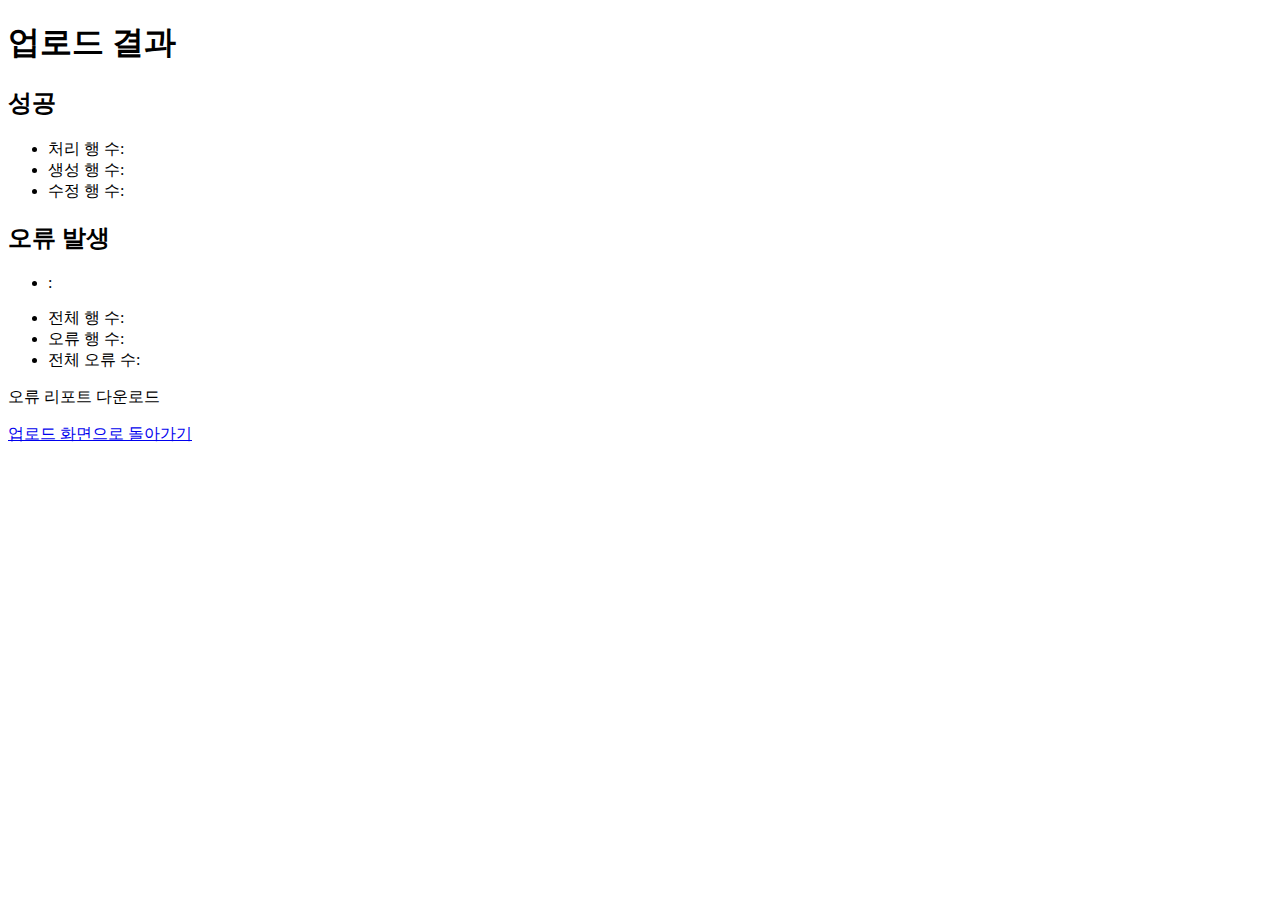
<file: src/main/resources/templates/result.html>
<!DOCTYPE html>
<html xmlns:th="http://www.thymeleaf.org">
<head>
    <meta charset="UTF-8">
    <meta name="viewport" content="width=device-width, initial-scale=1.0">
    <title>업로드 결과</title>
    <link rel="stylesheet" th:href="@{/style.css}">
</head>
<body>
    <div class="container">
        <h1>업로드 결과</h1>

        <div th:if="${result.success}" class="alert alert-success">
            <h2>성공</h2>
            <!--
            보안: th:text는 XSS 공격 방지를 위해 HTML을 자동 이스케이프합니다.
            사용자 제어 데이터에는 th:utext를 사용하지 마세요.
            -->
            <p th:text="${result.message}"></p>
            <ul>
                <li>처리 행 수: <span th:text="${result.rowsProcessed}"></span></li>
                <li>생성 행 수: <span th:text="${result.rowsCreated}"></span></li>
                <li>수정 행 수: <span th:text="${result.rowsUpdated}"></span></li>
            </ul>
        </div>

        <div th:if="${!result.success}" class="alert alert-error">
            <h2>오류 발생</h2>
            <p th:text="${result.message}"></p>
            <div th:if="${result.metadataConflict}">
                <p th:text="${result.metadataConflict.description}"></p>
                <ul>
                    <li th:each="field : ${result.metadataConflict.fields}">
                        <span th:text="${field.label}"></span>: <span th:text="${field.value}"></span>
                    </li>
                </ul>
            </div>
            <ul th:if="${result.rowsProcessed > 0}">
                <li>전체 행 수: <span th:text="${result.rowsProcessed}"></span></li>
                <li>오류 행 수: <span th:text="${result.errorRows}"></span></li>
                <li>전체 오류 수: <span th:text="${result.errorCount}"></span></li>
            </ul>
            <!--
            보안 참고: 다운로드 URL 처리
            =====================================
            다운로드 URL은 Thymeleaf URL 표현식 @{...}을 사용해 구성하며,
            경로 변수는 서버에서 생성한 UUID(errorFileId)에 바인딩됩니다.
            컨트롤러는 파일 접근 전에 UUID 형식을 검증합니다.

            URL 구성을 수정할 때:
            1. 검증 없이 사용자 제어 데이터를 URL에 포함하지 마세요.
            2. URL이 허용된 경로만 가리키는지 검증하세요.
            3. 올바른 컨텍스트 경로/인코딩 처리를 위해
               raw th:href="${...}" 대신 th:href="@{...}"를 사용하세요.
            -->
            <p th:if="${result.errorFileId}">
                <a th:href="@{/api/excel/download/{id}(id=${result.errorFileId})}" class="download-link">오류 리포트 다운로드</a>
            </p>
        </div>

        <a href="/upload/aappcar" class="back-link">업로드 화면으로 돌아가기</a>
    </div>
</body>
</html>
</file>
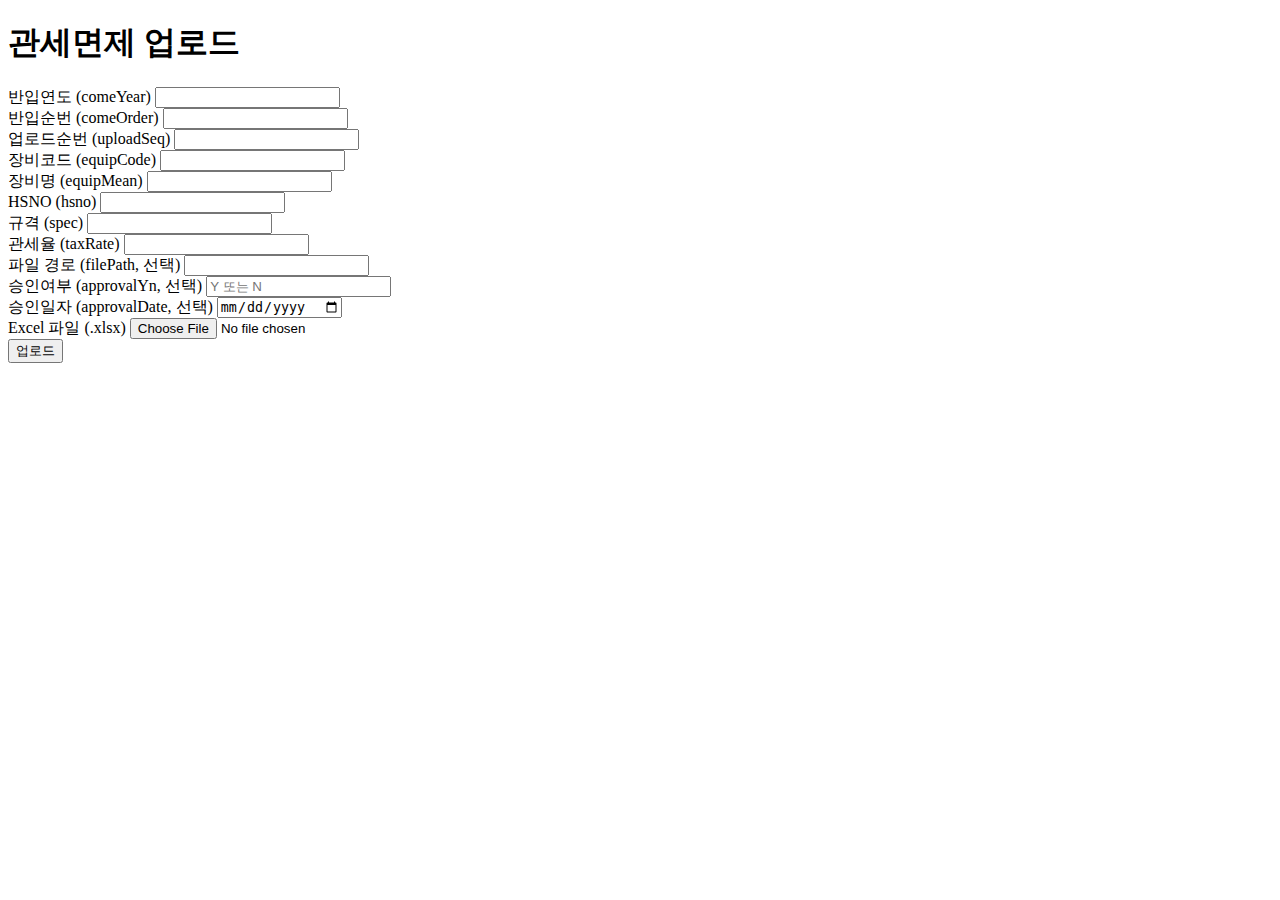
<file: src/main/resources/templates/upload-aappcar.html>
<!DOCTYPE html>
<html xmlns:th="http://www.thymeleaf.org">
<head>
    <meta charset="UTF-8">
    <meta name="viewport" content="width=device-width, initial-scale=1.0">
    <title>관세면제 업로드</title>
    <link rel="stylesheet" th:href="@{/style.css}">
</head>
<body>
<div class="container">
    <h1>관세면제 업로드</h1>

    <form method="post" th:action="@{/upload/aappcar}" enctype="multipart/form-data">
        <div class="form-group">
            <label for="comeYear">반입연도 (comeYear)</label>
            <input type="text" id="comeYear" name="comeYear" required>
        </div>

        <div class="form-group">
            <label for="comeOrder">반입순번 (comeOrder)</label>
            <input type="text" id="comeOrder" name="comeOrder" required>
        </div>

        <div class="form-group">
            <label for="uploadSeq">업로드순번 (uploadSeq)</label>
            <input type="text" id="uploadSeq" name="uploadSeq" required>
        </div>

        <div class="form-group">
            <label for="equipCode">장비코드 (equipCode)</label>
            <input type="text" id="equipCode" name="equipCode" required>
        </div>

        <div class="form-group">
            <label for="equipMean">장비명 (equipMean)</label>
            <input type="text" id="equipMean" name="equipMean" maxlength="70" required>
        </div>

        <div class="form-group">
            <label for="hsno">HSNO (hsno)</label>
            <input type="text" id="hsno" name="hsno" maxlength="12" required>
        </div>

        <div class="form-group">
            <label for="spec">규격 (spec)</label>
            <input type="text" id="spec" name="spec" maxlength="70" required>
        </div>

        <div class="form-group">
            <label for="taxRate">관세율 (taxRate)</label>
            <input type="text" id="taxRate" name="taxRate" required>
        </div>

        <div class="form-group">
            <label for="filePath">파일 경로 (filePath, 선택)</label>
            <input type="text" id="filePath" name="filePath" maxlength="100">
        </div>

        <div class="form-group">
            <label for="approvalYn">승인여부 (approvalYn, 선택)</label>
            <input type="text" id="approvalYn" name="approvalYn" maxlength="1" placeholder="Y 또는 N">
        </div>

        <div class="form-group">
            <label for="approvalDate">승인일자 (approvalDate, 선택)</label>
            <input type="date" id="approvalDate" name="approvalDate">
        </div>

        <div class="form-group">
            <label for="file">Excel 파일 (.xlsx)</label>
            <input type="file" id="file" name="file" accept=".xlsx" required>
        </div>

        <button type="submit">업로드</button>
    </form>
</div>
</body>
</html>
</file>
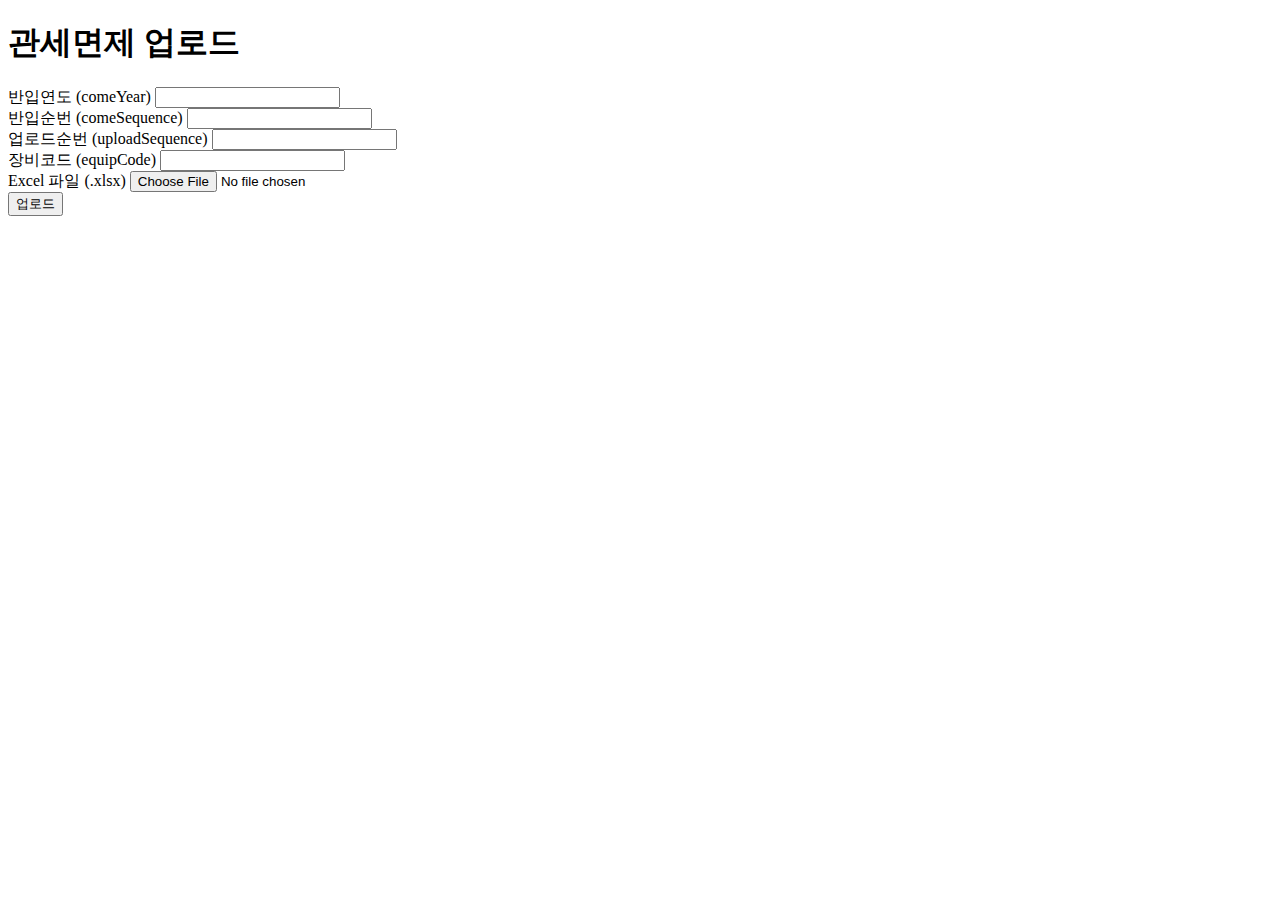
<file: src/main/resources/templates/upload-tariff-exemption.html>
<!DOCTYPE html>
<html xmlns:th="http://www.thymeleaf.org">
<head>
    <meta charset="UTF-8">
    <meta name="viewport" content="width=device-width, initial-scale=1.0">
    <title>관세면제 업로드</title>
    <link rel="stylesheet" th:href="@{/style.css}">
</head>
<body>
<div class="container">
    <h1>관세면제 업로드</h1>

    <form method="post" th:action="@{/upload/tariff-exemption}" enctype="multipart/form-data">
        <div class="form-group">
            <label for="comeYear">반입연도 (comeYear)</label>
            <input type="text" id="comeYear" name="comeYear" required>
        </div>

        <div class="form-group">
            <label for="comeSequence">반입순번 (comeSequence)</label>
            <input type="text" id="comeSequence" name="comeSequence" required>
        </div>

        <div class="form-group">
            <label for="uploadSequence">업로드순번 (uploadSequence)</label>
            <input type="text" id="uploadSequence" name="uploadSequence" required>
        </div>

        <div class="form-group">
            <label for="equipCode">장비코드 (equipCode)</label>
            <input type="text" id="equipCode" name="equipCode" required>
        </div>

        <div class="form-group">
            <label for="file">Excel 파일 (.xlsx)</label>
            <input type="file" id="file" name="file" accept=".xlsx" required>
        </div>

        <button type="submit">업로드</button>
    </form>
</div>
</body>
</html>
</file>
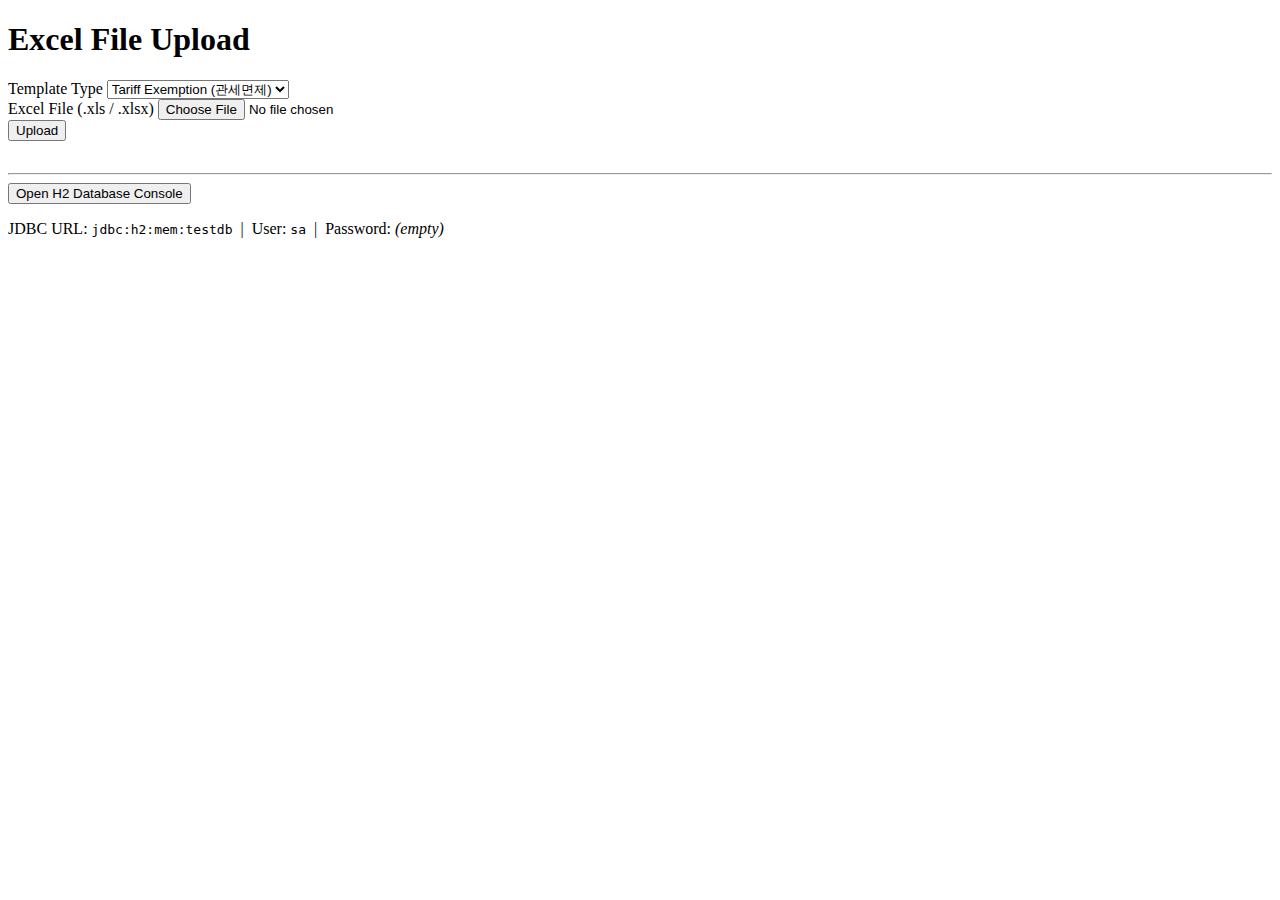
<file: src/main/resources/templates/upload.html>
<!DOCTYPE html>
<html xmlns:th="http://www.thymeleaf.org">
<head>
    <meta charset="UTF-8">
    <meta name="viewport" content="width=device-width, initial-scale=1.0">
    <title>Excel Upload</title>
    <link rel="stylesheet" th:href="@{/style.css}">
</head>
<body>
    <div class="container">
        <h1>Excel File Upload</h1>

        <!--
        SECURITY NOTES FOR CONSUMERS:
        =============================
        1. CSRF Protection: When integrating Spring Security, add a CSRF token:
           <input type="hidden" th:name="${_csrf.parameterName}" th:value="${_csrf.token}"/>

        2. Authentication: This form should only be accessible to authenticated users.
           Add Spring Security and configure access control for this endpoint.

        3. File Validation: The backend validates file content (magic bytes), but
           client-side validation with 'accept' attribute provides UX improvement only.
           Never rely solely on client-side validation for security.
        -->
        <form method="post" th:action="@{/upload}" enctype="multipart/form-data">
            <div class="form-group">
                <label for="templateType">Template Type</label>
                <select id="templateType" name="templateType" required>
                    <option value="tariff-exemption">Tariff Exemption (관세면제)</option>
                </select>
            </div>

            <div class="form-group">
                <label for="file">Excel File (.xls / .xlsx)</label>
                <!--
                SECURITY: The 'accept' attribute is for UX only and can be bypassed.
                Server-side validation (magic bytes check) provides actual security.
                -->
                <input type="file" id="file" name="file" accept=".xls,.xlsx" required>
            </div>

            <button type="submit">Upload</button>
        </form>

        <!--
        SECURITY WARNING: H2 Console Section
        =====================================
        The H2 console and auto-login functionality below are for DEVELOPMENT ONLY.
        Before deploying to production:
        1. Remove this entire section (lines 46-80)
        2. Disable H2 console in application.properties: spring.h2.console.enabled=false
        3. Use a production database with proper credentials

        The H2 console provides full SQL access and can be used to:
        - Read/modify/delete all data
        - Execute arbitrary SQL including system commands via RUNSCRIPT
        - Potentially achieve remote code execution

        NEVER expose H2 console in production environments.
        -->
        <hr style="margin-top:2rem;">
        <button type="button" onclick="openH2Console()" class="h2-console-btn">
            Open H2 Database Console
        </button>
        <p class="h2-hint">
            JDBC URL: <code>jdbc:h2:mem:testdb</code> &nbsp;|&nbsp; User: <code>sa</code> &nbsp;|&nbsp; Password: <em>(empty)</em>
        </p>
    </div>

    <script>
        // SECURITY WARNING: This auto-login script is for DEVELOPMENT ONLY.
        // It exposes database credentials and should be removed for production.
        function openH2Console() {
            // Step 1: GET /h2-console/ to establish a session and obtain jsessionid
            fetch('/h2-console/')
                .then(function (resp) { return resp.text(); })
                .then(function (html) {
                    var match = html.match(/jsessionid=([a-f0-9]+)/);
                    if (!match) { window.open('/h2-console', 'h2console'); return; }
                    var sid = match[1];

                    // Step 2: POST login credentials using that session
                    var form = document.createElement('form');
                    form.method = 'POST';
                    form.action = '/h2-console/login.do?jsessionid=' + sid;
                    form.target = 'h2console';

                    var fields = {
                        language: 'en',
                        setting: 'Generic H2 (Embedded)',
                        name: 'Generic H2 (Embedded)',
                        driver: 'org.h2.Driver',
                        url: 'jdbc:h2:mem:testdb',
                        user: 'sa',
                        password: ''
                    };

                    for (var key in fields) {
                        var input = document.createElement('input');
                        input.type = 'hidden';
                        input.name = key;
                        input.value = fields[key];
                        form.appendChild(input);
                    }

                    document.body.appendChild(form);
                    form.submit();
                    document.body.removeChild(form);
                })
                .catch(function () { window.open('/h2-console', 'h2console'); });
        }
    </script>
</body>
</html>
</file>
